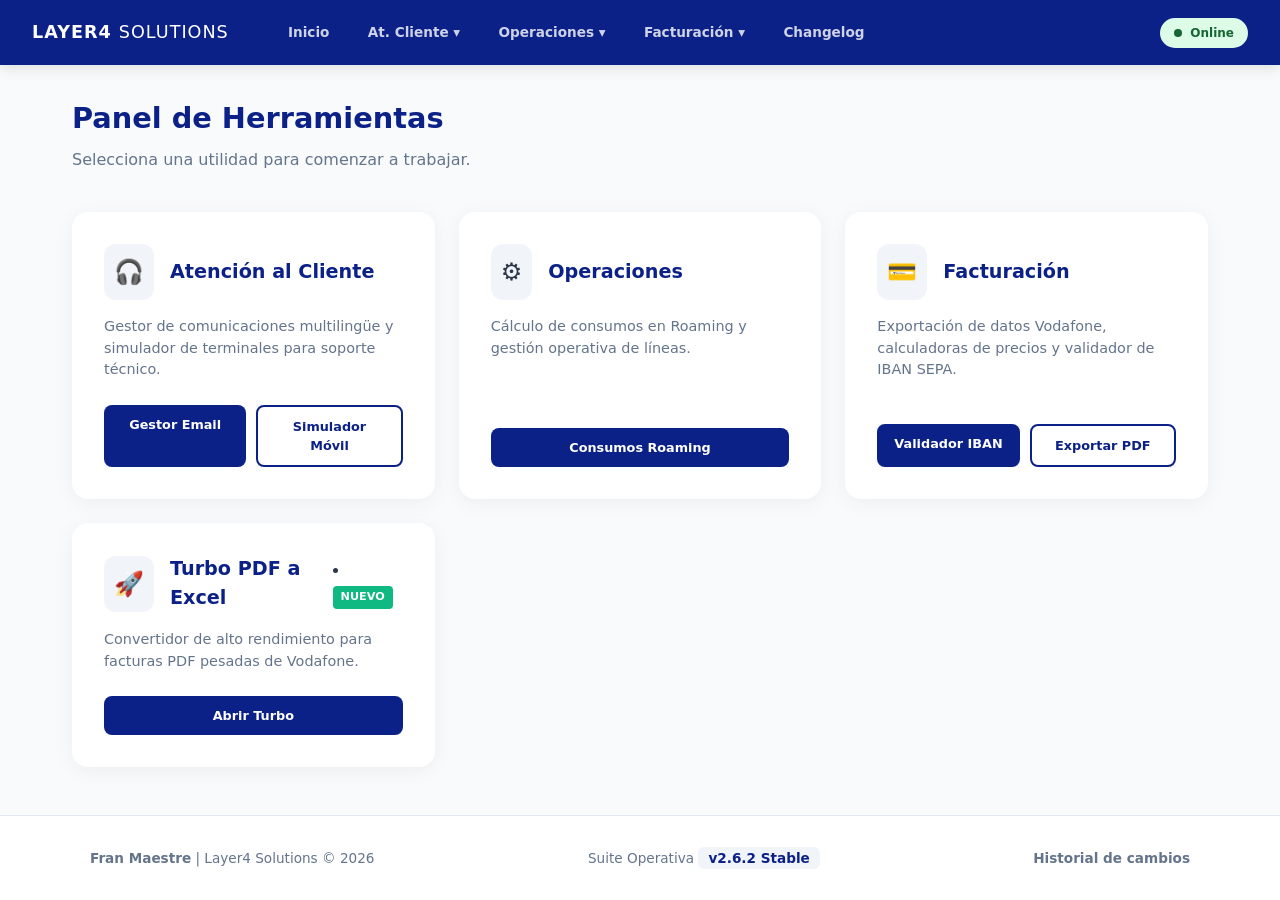
<file: index.html>
<!DOCTYPE html>
<html lang="es">
<head>
    <meta charset="UTF-8">
    <meta name="viewport" content="width=device-width, initial-scale=1.0">
    <title>Layer4 Solutions - Business Suite v2.5</title>
    <link rel="manifest" href="manifest.json">
    
    <link rel="stylesheet" href="style/style.css"> <link rel="stylesheet" href="style/index.css"> </head>
    <style>
        /* --- ESTILOS DE ETIQUETAS (CHANGELOG) --- */
        :root {
            --accent: #10b981;
            --accent-new: #10b981;
            --accent-fix: #f56565;
            --accent-upd: #4299e1
        }
        
        .badge {
            padding: 3px 8px;
            border-radius: 4px;
            color: white;
            font-size: 0.7rem;
            font-weight: 700;
            text-transform: uppercase;
            margin-right: 10px;
            display: inline-block;
        }
        
        .new { background-color: var(--accent-new); }
        .fix { background-color: var(--accent-fix); }
        .upd { background-color: var(--accent-upd); }
        
        /* También asegúrate de que el historial tenga este estilo para que no se vea pegado */
        .change-list {
            list-style: none;
            padding: 0;
        }
        
        .change-list li {
            margin-bottom: 12px;
            display: flex;
            align-items: center;
        }
    </style>
<body>

    <div id="nav-placeholder"></div>

    <main class="main-content">
        <header style="margin-bottom: 2.5rem;">
            <h1 style="font-size: 1.8rem; margin-bottom: 0.5rem; color: var(--primary);">Panel de Herramientas</h1>
            <p style="color: var(--secondary);">Selecciona una utilidad para comenzar a trabajar.</p>
        </header>

        <div class="tool-grid">
            <div class="card">
                <div class="card-header">
                    <span class="card-icon">🎧</span>
                    <h3>Atención al Cliente</h3>
                </div>
                <p>Gestor de comunicaciones multilingüe y simulador de terminales para soporte técnico.</p>
                <div class="btn-group">
                    <a href="atencion_cliente.html" class="btn">Gestor Email</a>
                    <a href="guias_terminales.html" class="btn btn-outline">Simulador Móvil</a>
                </div>
            </div>

            <div class="card">
                <div class="card-header">
                    <span class="card-icon">⚙️</span>
                    <h3>Operaciones</h3>
                </div>
                <p>Cálculo de consumos en Roaming y gestión operativa de líneas.</p>
                <div class="btn-group">
                    <a href="consumos_v3.html" class="btn">Consumos Roaming</a>
                </div>
            </div>

            <div class="card">
                <div class="card-header">
                    <span class="card-icon">💳</span>
                    <h3>Facturación</h3>
                </div>
                <p>Exportación de datos Vodafone, calculadoras de precios y validador de IBAN SEPA.</p>
                <div class="btn-group">
                    <a href="validador_iban.html" class="btn">Validador IBAN</a>
                    <a href="vozydatos_exp.html" class="btn btn-outline">Exportar PDF</a>
                </div>
            </div>

            <div class="card">
                <div class="card-header">
                    <span class="card-icon">🚀</span>
                    <h3>Turbo PDF a Excel</h3>
                    <li><span class="badge new">Nuevo</span>
                </div>
                <p>Convertidor de alto rendimiento para facturas PDF pesadas de Vodafone.</p>
                <div class="btn-group">
                    <a href="extractor_turbo_vodafone.html" class="btn">Abrir Turbo</a>
                </div>
            </div>
            <!--
            <div class="card">
                <div class="card-header">
                    <span class="card-icon">📋</span>
                    <h3>Historial</h3>
                </div>
                <p>Registro de actualizaciones, correcciones de errores y nuevas funcionalidades.</p>
                <div class="btn-group">
                    <a href="changelog.html" class="btn">Ver Changelog</a>
                </div>
            </div> -->
        </div>
    </main>

    <div id="footer-placeholder"></div>

    <div id="update-toast">
        <span>🚀 Actualización v2.5 disponible</span>
        <button onclick="actualizarApp()">Actualizar</button>
    </div>

    <script src="scripts/main.js" defer></script>
</body>
</html>
</file>
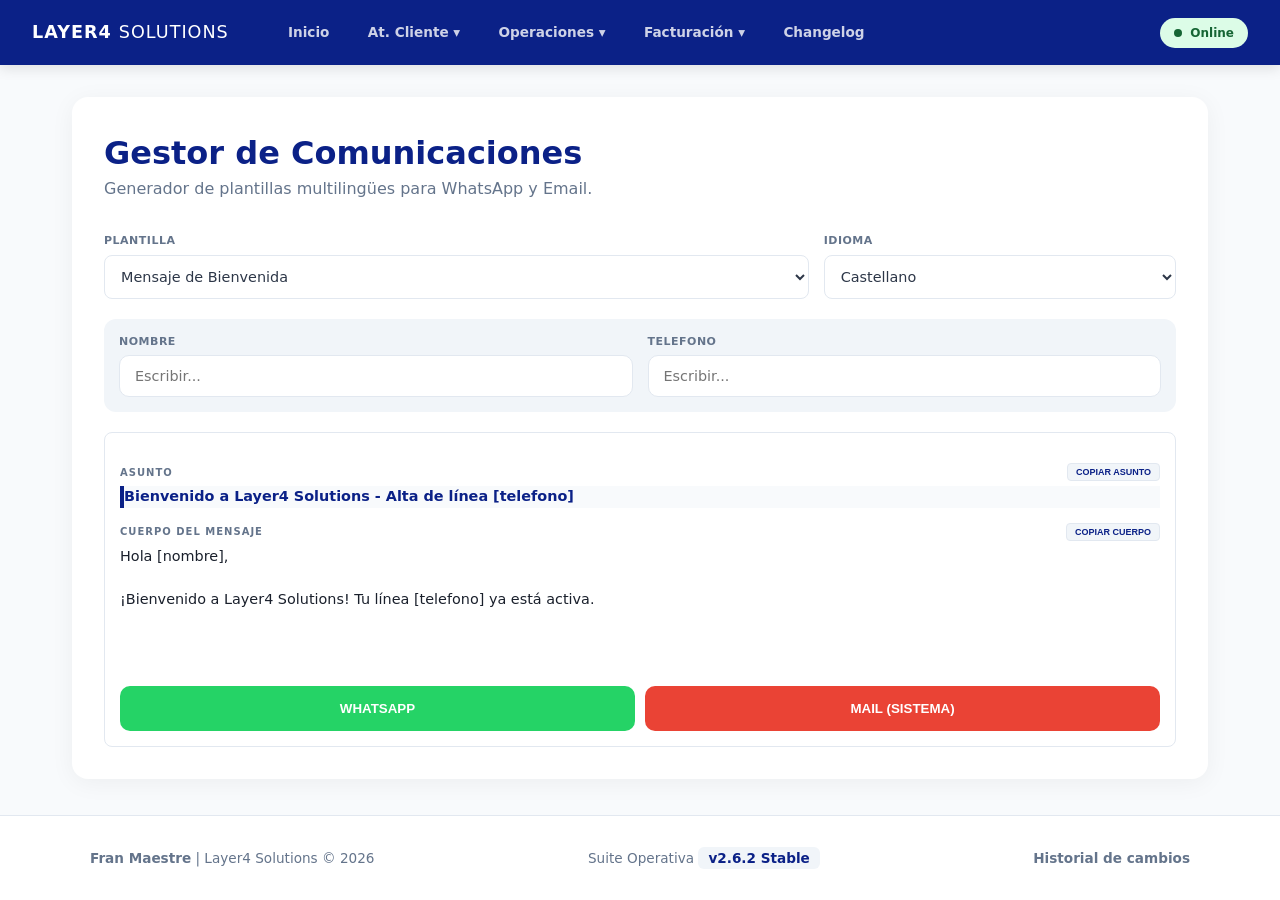
<file: atencion_cliente.html>
<!DOCTYPE html>
<html lang="es">
<head>
    <meta charset="UTF-8">
    <meta name="viewport" content="width=device-width, initial-scale=1.0">
    <title>At. Cliente - Layer4 Solutions v2.5</title>
    <link rel="manifest" href="manifest.json">
    
    <link rel="stylesheet" href="style/style.css"> <link rel="stylesheet" href="style/atencion_cliente.css"> </head>
<body>

    <div id="nav-placeholder"></div>

    <main class="main-content">
        <div class="card">
            <h1 style="color: var(--primary); margin-top: 0;">Gestor de Comunicaciones</h1>
            <p style="color: var(--secondary); margin-bottom: 2rem;">Generador de plantillas multilingües para WhatsApp y Email.</p>

            <div class="config-row">
                <div>
                    <label style="font-size: 11px; font-weight: 800; color: var(--secondary);">PLANTILLA</label>
                    <select id="tplSelect" onchange="renderForm()" style="width: 100%; padding: 12px; border-radius: 8px; border: 1px solid var(--border);">
                        <option value="bienvenida">Mensaje de Bienvenida</option>
                        <option value="apn">Configuración de Internet (APN)</option>
                        <option value="incidencianueva">Nueva Incidencia</option>
                    </select>
                </div>
                <div>
                    <label style="font-size: 11px; font-weight: 800; color: var(--secondary);">IDIOMA</label>
                    <select id="langSelect" onchange="updatePreview()" style="width: 100%; padding: 12px; border-radius: 8px; border: 1px solid var(--border);">
                        <option value="es">Castellano</option>
                        <option value="en">English</option>
                        <option value="fr">Français</option>
                        <option value="de">Deutsch</option>
                        <option value="it">Italiano</option>
                        <option value="pt">Português</option>
                        <option value="ca">Català</option>
                    </select>
                </div>
            </div>

            <div id="dynamic-vars" class="vars-grid"></div>

            <div class="preview-box">
                <div class="preview-header">
                    <span class="label-mini">ASUNTO</span>
                    <button class="btn-copy-tiny" onclick="copyField('preview-subject')">COPIAR ASUNTO</button>
                </div>
                <div id="preview-subject" class="subject-box" title="Clic para copiar"></div>

                <div class="preview-header">
                    <span class="label-mini">CUERPO DEL MENSAJE</span>
                    <button class="btn-copy-tiny" onclick="copyField('preview-body')">COPIAR CUERPO</button>
                </div>
                <div id="preview-body" class="body-box" title="Clic para copiar"></div>

                <div class="actions-grid">
                    <button class="btn-large btn-wa" onclick="sendWA()">WHATSAPP</button>
                    <button class="btn-large btn-mail" onclick="sendMail()">MAIL (SISTEMA)</button>
        <!--            <button class="btn-large btn-o365" onclick="sendOutlookApp()">OUTLOOK APP</button> -->
                </div>
            </div>
        </div>
    </main>

    <div id="footer-placeholder"></div>

    <div id="update-toast">
        <span>🚀 Nueva versión v2.5 disponible</span>
        <button onclick="actualizarApp()">Actualizar</button>
    </div>

    <script src="scripts/main.js" defer></script> <script src="scripts/atencion_cliente.js" defer></script> </body>
</html>
</file>
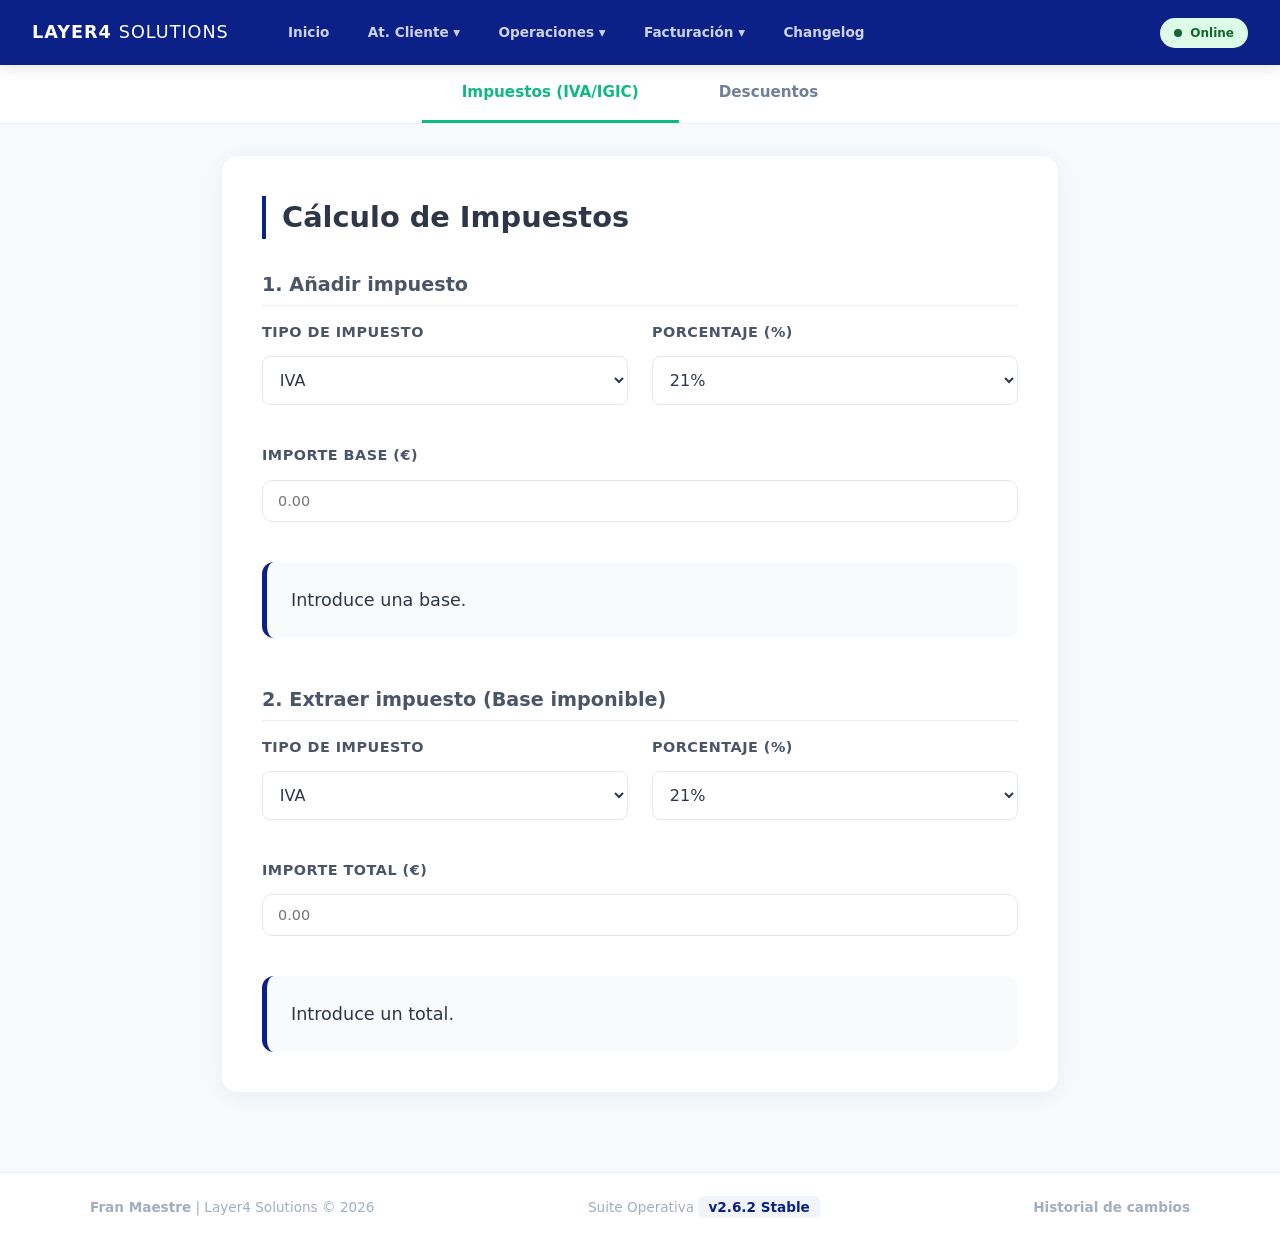
<file: calculadoras.html>
<!DOCTYPE html>
<html lang="es">
<head>
    <meta charset="UTF-8">
    <meta name="viewport" content="width=device-width, initial-scale=1.0">
    <title>Layer4 Solutions - Calculadoras</title>
    <link rel="manifest" href="manifest.json">
    
    <link rel="stylesheet" href="style/style.css">
    <style>
        :root {
            --primary: #0b2187;
            --secondary: #4a5568;
            --bg: #f7fafc;
            --card-bg: #ffffff;
            --text: #2d3748;
            --imp-color: #10b981; /* Verde para Impuestos */
            --dto-color: #f59e0b; /* Ámbar para Descuentos */
        }

        body {
            font-family: 'Segoe UI', system-ui, -apple-system, sans-serif;
            background: var(--bg);
            margin: 0;
            display: flex;
            flex-direction: column;
            min-height: 100vh;
            color: var(--text);
        }

        /* --- Tabs --- */
        .tabs-container {
            background: white;
            display: flex;
            justify-content: center;
            border-bottom: 1px solid #edf2f7;
        }

        .tab-item {
            padding: 1rem 2.5rem;
            cursor: pointer;
            font-weight: 700;
            font-size: 0.95rem;
            color: #718096;
            border-bottom: 3px solid transparent;
            transition: 0.3s;
        }

        .tab-item.active-imp { color: var(--imp-color); border-bottom-color: var(--imp-color); }
        .tab-item.active-dto { color: var(--dto-color); border-bottom-color: var(--dto-color); }

        /* --- Contenido --- */
        .main-content {
            flex: 1;
            padding: 2rem;
            max-width: 900px;
            margin: 0 auto;
            width: 100%;
            box-sizing: border-box;
        }

        .card {
            background: var(--card-bg);
            padding: 2.5rem;
            border-radius: 16px;
            box-shadow: 0 4px 25px rgba(0,0,0,0.05);
        }

        h1 { margin-top: 0; font-size: 1.8rem; border-left: 4px solid var(--primary); padding-left: 1rem; margin-bottom: 1.5rem; }
        h2 { font-size: 1.2rem; color: var(--secondary); margin-top: 2rem; border-bottom: 1px solid #eee; padding-bottom: 5px; }

        .tab-panel { display: none; animation: fadeIn 0.4s; }
        .tab-panel.active { display: block; }
        @keyframes fadeIn { from { opacity: 0; } to { opacity: 1; } }

        /* --- Estilos de Formularios --- */
        .grid-form {
            display: grid;
            grid-template-columns: 1fr 1fr;
            gap: 1.5rem;
            margin-top: 1rem;
        }

        .field { display: flex; flex-direction: column; gap: 0.5rem; margin-bottom: 1rem; }
        label { font-weight: 600; font-size: 0.9rem; color: var(--secondary); }
        
        select, input {
            padding: 0.8rem;
            border: 1px solid #e2e8f0;
            border-radius: 8px;
            font-size: 1rem;
            outline: none;
            transition: 0.2s;
        }

        input:focus, select:focus { border-color: var(--primary); box-shadow: 0 0 0 3px rgba(11,33,135,0.1); }

        .result-box {
            margin-top: 1.5rem;
            padding: 1.5rem;
            background: #f8fafc;
            border-radius: 12px;
            border-left: 5px solid var(--primary);
            font-size: 1.1rem;
            line-height: 1.6;
        }

        button {
            padding: 1rem;
            border: none;
            border-radius: 8px;
            font-weight: 700;
            cursor: pointer;
            transition: 0.3s;
            width: 100%;
            margin-top: 1rem;
        }

        .btn-reset { background: #edf2f7; color: var(--secondary); }
        .btn-reset:hover { background: #e2e8f0; }

        footer {
            background: #ffffff;
            padding: 1.5rem;
            text-align: center;
            border-top: 1px solid #edf2f7;
            font-size: 0.85rem;
            color: #a0aec0;
            margin-top: 3rem;
        }
    </style>
</head>
<body>

    <div id="nav-placeholder"></div>

    <div class="tabs-container">
        <div class="tab-item active-imp" onclick="showTab('imp')" id="tabImp">Impuestos (IVA/IGIC)</div>
        <div class="tab-item" onclick="showTab('dto')" id="tabDto">Descuentos</div>
    </div>

    <div class="main-content">
        <div id="panel-imp" class="tab-panel active">
            <div class="card">
                <h1>Cálculo de Impuestos</h1>
                
                <h2>1. Añadir impuesto</h2>
                <div class="grid-form">
                    <div class="field">
                        <label>Tipo de impuesto</label>
                        <select id="tipo1" onchange="cargarPorcentajes('tipo1','porcentaje1')"></select>
                    </div>
                    <div class="field">
                        <label>Porcentaje (%)</label>
                        <select id="porcentaje1"></select>
                    </div>
                    <div class="field" style="grid-column: span 2;">
                        <label>Importe Base (€)</label>
                        <input type="number" id="base1" placeholder="0.00" step="0.01">
                    </div>
                </div>
                <div id="resultado1" class="result-box">Introduce una base para calcular.</div>

                <h2 style="margin-top: 3rem;">2. Extraer impuesto (Base imponible)</h2>
                <div class="grid-form">
                    <div class="field">
                        <label>Tipo de impuesto</label>
                        <select id="tipo2" onchange="cargarPorcentajes('tipo2','porcentaje2')"></select>
                    </div>
                    <div class="field">
                        <label>Porcentaje (%)</label>
                        <select id="porcentaje2"></select>
                    </div>
                    <div class="field" style="grid-column: span 2;">
                        <label>Importe Total (€)</label>
                        <input type="number" id="total2" placeholder="0.00" step="0.01">
                    </div>
                </div>
                <div id="resultado2" class="result-box">Introduce un total para extraer la base.</div>
            </div>
        </div>

        <div id="panel-dto" class="tab-panel">
            <div class="card">
                <h1>Calculadora de Descuentos</h1>
                
                <div class="field">
                    <label>¿Qué deseas calcular?</label>
                    <select id="tipo" onchange="mostrarCampos()">
                        <option value="descuento">Calcular el % de descuento aplicado</option>
                        <option value="final">Calcular la cantidad final tras descuento</option>
                        <option value="original">Calcular la cantidad original (antes del dto)</option>
                    </select>
                </div>

                <div class="grid-form">
                    <div id="campoOriginal" class="field">
                        <label>Cantidad Original (€)</label>
                        <input type="number" id="original" placeholder="0.00" oninput="calcular()">
                    </div>
                    <div id="campoFinal" class="field">
                        <label>Cantidad Final (€)</label>
                        <input type="number" id="final" placeholder="0.00" oninput="calcular()">
                    </div>
                    <div id="campoDescuento" class="field" style="display:none;">
                        <label>Descuento (%)</label>
                        <input type="number" id="descuento" placeholder="0" oninput="calcular()">
                    </div>
                </div>

                <div id="resultado" class="result-box" style="font-weight: 800; text-align: center; color: var(--primary);">
                    Introduce los valores...
                </div>

                <button class="btn-reset" id="btnReset" onclick="resetear()">Limpiar campos</button>
            </div>
        </div>
    </div>

    <div id="footer-placeholder"></div>

    <div id="update-toast">
        <span>🚀 Nueva versión v2.5 disponible</span>
        <button onclick="actualizarApp()" style="background:var(--accent); color:white; border:none; padding:5px 15px; border-radius:5px; cursor:pointer; font-weight:bold">Actualizar</button>
    </div>

    <script src="scripts/main.js" defer></script>

    <script>
        // --- LÓGICA DE NAVEGACIÓN ---
        function showTab(tab) {
            document.querySelectorAll('.tab-panel').forEach(p => p.classList.remove('active'));
            document.getElementById('tabImp').className = 'tab-item';
            document.getElementById('tabDto').className = 'tab-item';

            if (tab === 'imp') {
                document.getElementById('panel-imp').classList.add('active');
                document.getElementById('tabImp').classList.add('active-imp');
            } else {
                document.getElementById('panel-dto').classList.add('active');
                document.getElementById('tabDto').classList.add('active-dto');
            }
        }

        // --- LÓGICA DE IMPUESTOS (Tu código original) ---
        const tiposImpuestos = {
            "IVA": [21, 10, 4],
            "IGIC": [7, 3, 0, 9.5, 15],
            "IPSI": [4, 1, 0.5, 8, 10]
        };

        const formatoEuro = new Intl.NumberFormat('es-ES', { style: 'currency', currency: 'EUR' });

        function cargarPorcentajes(idTipo, idPorcentaje) {
            const tipo = document.getElementById(idTipo);
            const porcentaje = document.getElementById(idPorcentaje);
            const tipoSeleccionado = tipo.value;
            porcentaje.innerHTML = "";
            tiposImpuestos[tipoSeleccionado].forEach(p => {
                const option = document.createElement("option");
                option.value = p;
                option.text = p + "%";
                porcentaje.add(option);
            });
            actualizarCalculo();
        }

        function cargarTipos() {
            const selects = ['tipo1', 'tipo2'];
            selects.forEach(id => {
                const select = document.getElementById(id);
                for (let tipo in tiposImpuestos) {
                    const option = document.createElement("option");
                    option.value = tipo;
                    option.text = tipo;
                    select.add(option);
                }
            });
        }

        function calcularAñadir() {
            const base = parseFloat(document.getElementById("base1").value);
            const porcentaje = parseFloat(document.getElementById("porcentaje1").value);
            if (isNaN(base)) { document.getElementById("resultado1").innerHTML = "Introduce una base."; return; }
            const impuesto = base * (porcentaje / 100);
            const total = base + impuesto;
            document.getElementById("resultado1").innerHTML = 
                `<strong>Impuesto:</strong> ${formatoEuro.format(impuesto)}<br><strong>Total con impuesto:</strong> ${formatoEuro.format(total)}`;
        }

        function calcularExtraer() {
            const total = parseFloat(document.getElementById("total2").value);
            const porcentaje = parseFloat(document.getElementById("porcentaje2").value);
            if (isNaN(total)) { document.getElementById("resultado2").innerHTML = "Introduce un total."; return; }
            const base = total / (1 + porcentaje / 100);
            const impuesto = total - base;
            document.getElementById("resultado2").innerHTML = 
                `<strong>Base imponible:</strong> ${formatoEuro.format(base)}<br><strong>Impuesto:</strong> ${formatoEuro.format(impuesto)}`;
        }

        function actualizarCalculo() { calcularAñadir(); calcularExtraer(); }

        // --- LÓGICA DE DESCUENTOS (Tu código original) ---
        const tipo = document.getElementById('tipo');
        const original = document.getElementById('original');
        const final = document.getElementById('final');
        const descuento = document.getElementById('descuento');
        const resultado = document.getElementById('resultado');

        function mostrarCampos() {
            const v = tipo.value;
            document.getElementById('campoOriginal').style.display = (v === 'original') ? 'none' : 'flex';
            document.getElementById('campoFinal').style.display = (v === 'final') ? 'none' : 'flex';
            document.getElementById('campoDescuento').style.display = (v === 'descuento') ? 'none' : 'flex';
            resultado.innerText = 'Esperando valores...';
            resetear();
        }

        function calcular() {
            const o = parseFloat(original.value);
            const f = parseFloat(final.value);
            const d = parseFloat(descuento.value);
            let texto = '';

            if (tipo.value === 'descuento') {
                if (o > 0 && f >= 0) {
                    const res = ((o - f) / o) * 100;
                    texto = `Descuento aplicado: ${res.toFixed(2)} %`;
                }
            } else if (tipo.value === 'final') {
                if (o > 0 && !isNaN(d)) {
                    const res = o * (1 - d / 100);
                    texto = `Cantidad final: ${res.toFixed(2)} €`;
                }
            } else if (tipo.value === 'original') {
                if (f >= 0 && !isNaN(d) && d < 100) {
                    const res = f / (1 - d / 100);
                    texto = `Cantidad original: ${res.toFixed(2)} €`;
                }
            }
            if(texto) resultado.innerText = texto;
        }

        function resetear() {
            original.value = '';
            final.value = '';
            descuento.value = '';
            if (tipo.value !== 'descuento') resultado.innerText = '';
        }

        // --- INICIALIZACIÓN ---
        window.onload = function() {
            // Impuestos
            cargarTipos();
            cargarPorcentajes('tipo1','porcentaje1');
            cargarPorcentajes('tipo2','porcentaje2');
            
            document.getElementById("base1").addEventListener("input", calcularAñadir);
            document.getElementById("total2").addEventListener("input", calcularExtraer);
            document.getElementById("porcentaje1").addEventListener("change", calcularAñadir);
            document.getElementById("porcentaje2").addEventListener("change", calcularExtraer);
        };
    </script>
</body>
</html>
</file>
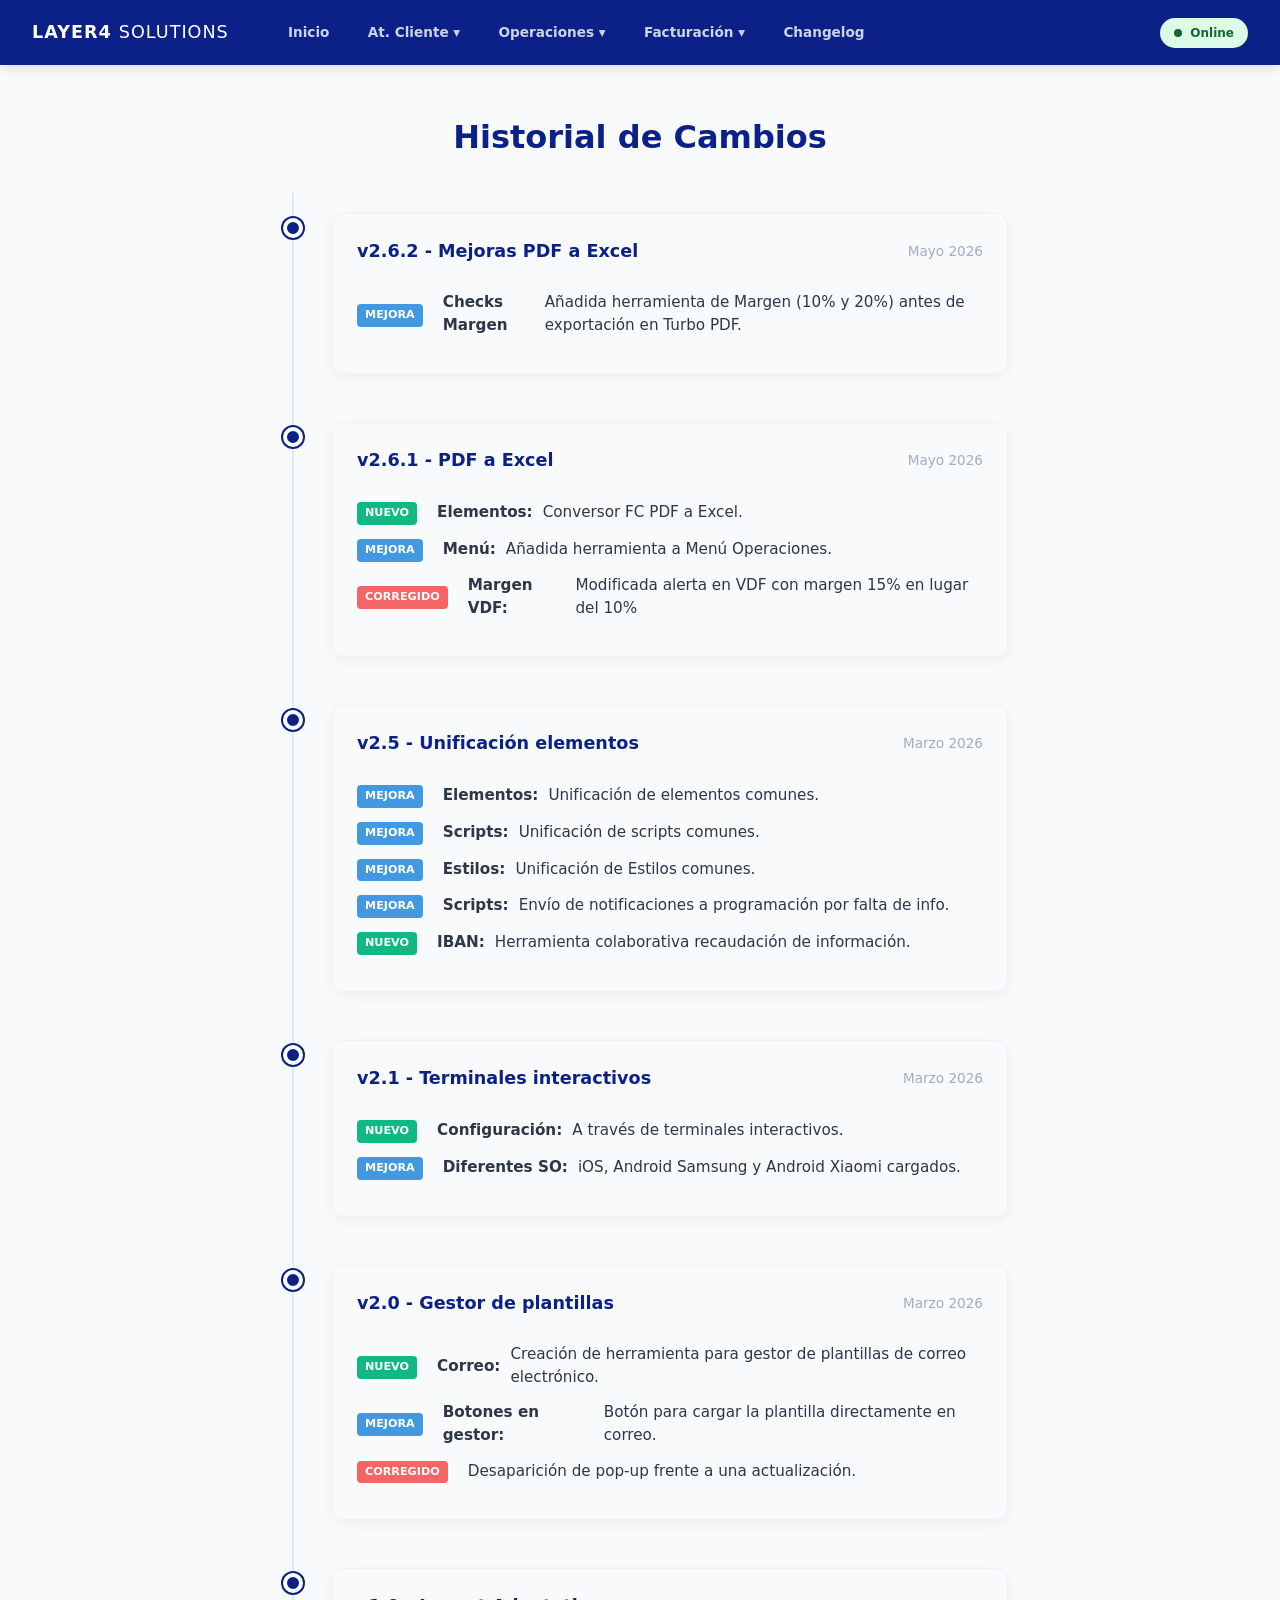
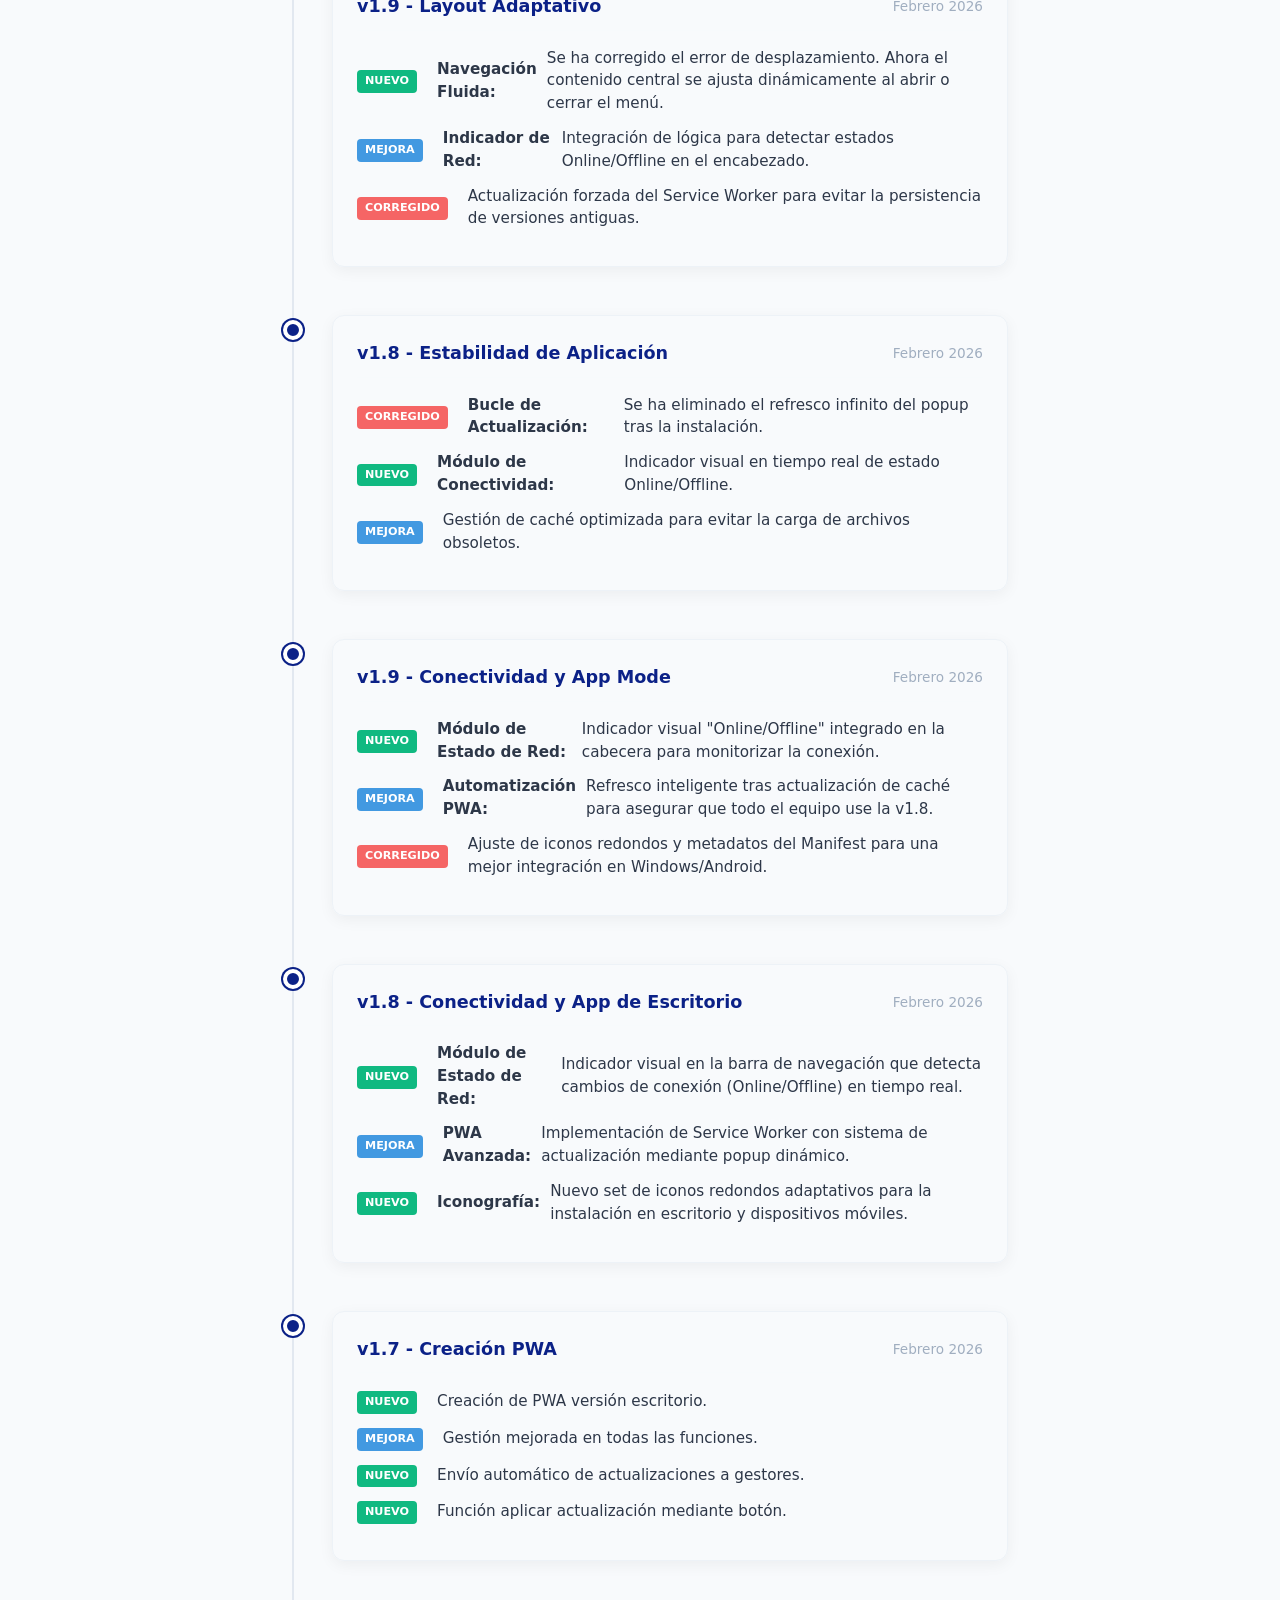
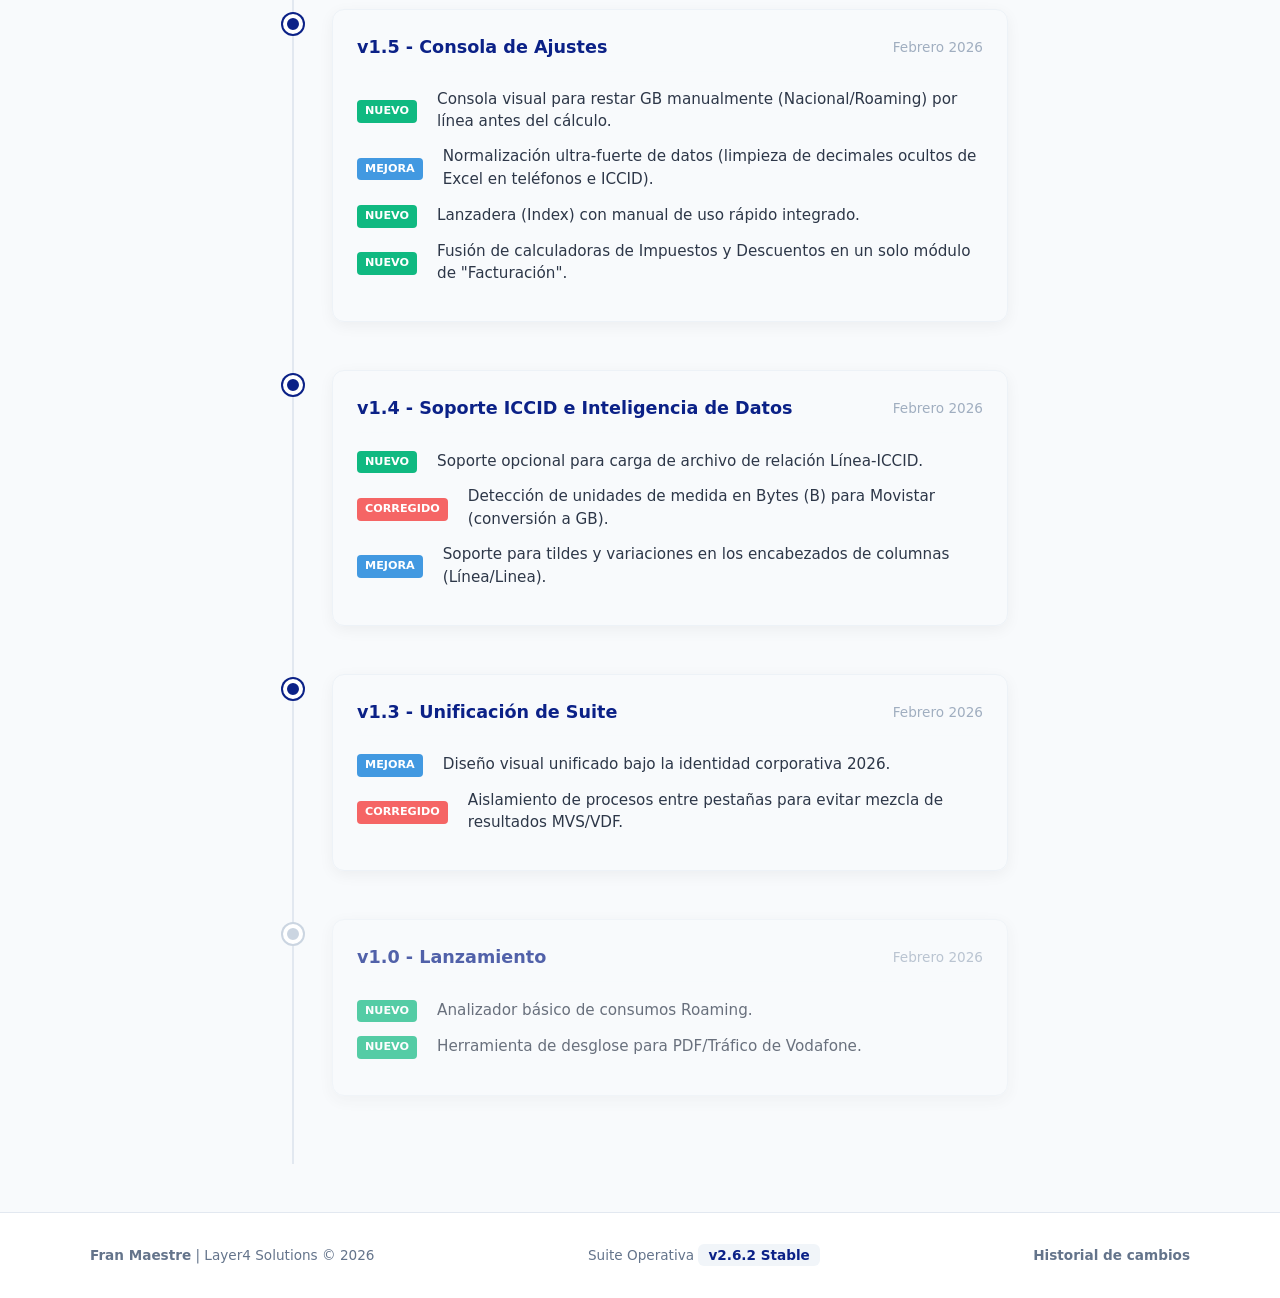
<file: changelog.html>
<!DOCTYPE html>
<html lang="es">
<head>
    <meta charset="UTF-8">
    <meta name="viewport" content="width=device-width, initial-scale=1.0">
    <title>Changelog - Layer4 Solutions v2.5</title>
    <link rel="manifest" href="manifest.json">
    <link rel="stylesheet" href="style/style.css">
    <style>
        :root {
            --primary: #0b2187;
            --primary-light: #1e3a8a;
            --bg: #f8fafc;
            --text-dark: #2d3748;
            --accent: #10b981;
            --accent-new: #10b981;
            --accent-fix: #f56565;
            --accent-upd: #4299e1;
            --white: #ffffff;
        }
        
        body {
            font-family: 'Segoe UI', system-ui, sans-serif;
            margin: 0;
            background: var(--bg);
            display: flex;
            flex-direction: column;
            min-height: 100vh;
        }
        
        /* --- Contenido --- */
        .main-content {
            flex: 1;
            padding: 3rem 2rem;
            max-width: 800px;
            margin: 0 auto;
            width: 100%;
            box-sizing: border-box;
        }

        h1 { font-size: 2rem; color: var(--primary); margin-bottom: 2rem; text-align: center; }

        /* --- Timeline --- */
        .timeline {
            position: relative;
            padding: 20px 0;
        }

        .timeline::before {
            content: '';
            position: absolute;
            left: 20px;
            top: 0;
            bottom: 0;
            width: 2px;
            background: #e2e8f0;
        }

        .change-entry {
            position: relative;
            padding-left: 60px;
            margin-bottom: 3rem;
        }

        .version-dot {
            position: absolute;
            left: 11px;
            top: 5px;
            width: 20px;
            height: 20px;
            background: var(--primary);
            border: 4px solid white;
            border-radius: 50%;
            box-shadow: 0 0 0 2px var(--primary);
        }

        .change-card {
            background: var(--card-bg);
            padding: 1.5rem;
            border-radius: 12px;
            box-shadow: 0 4px 15px rgba(0,0,0,0.05);
            border: 1px solid #edf2f7;
        }

        .change-header {
            display: flex;
            justify-content: space-between;
            align-items: center;
            margin-bottom: 1rem;
            border-bottom: 1px solid #f7fafc;
            padding-bottom: 10px;
        }

        .version-tag { font-weight: 800; font-size: 1.1rem; color: var(--primary); }
        .date-tag { font-size: 0.85rem; color: #a0aec0; }

        .change-list { list-style: none; padding: 0; margin: 0; }
        .change-list li {
            margin-bottom: 12px;
            display: flex;
            align-items: flex-start;
            gap: 10px;
            font-size: 0.95rem;
        }

        .badge {
            font-size: 0.7rem;
            font-weight: 800;
            padding: 3px 8px;
            border-radius: 4px;
            text-transform: uppercase;
            color: white;
            flex-shrink: 0;
            margin-top: 2px;
        }

        .new { background: var(--accent-new); }
        .fix { background: var(--accent-fix); }
        .upd { background: var(--accent-upd); }


        /* --- ESTILOS DE ETIQUETAS (CHANGELOG) --- */
        .badge {
            padding: 3px 8px;
            border-radius: 4px;
            color: white;
            font-size: 0.7rem;
            font-weight: 700;
            text-transform: uppercase;
            margin-right: 10px;
            display: inline-block;
        }
        
        .new { background-color: var(--accent-new); }
        .fix { background-color: var(--accent-fix); }
        .upd { background-color: var(--accent-upd); }
        
        /* También asegúrate de que el historial tenga este estilo para que no se vea pegado */
        .change-list {
            list-style: none;
            padding: 0;
        }
        
        .change-list li {
            margin-bottom: 12px;
            display: flex;
            align-items: center;
        }
    </style>
</head>
<body>

    <div id="nav-placeholder"></div>

    <div class="main-content">
        <h1>Historial de Cambios</h1>

        <div class="timeline">

            <div class="change-entry">
                <div class="version-dot"></div>
                <div class="change-card">
                    <div class="change-header">
                        <span class="version-tag">v2.6.2 - Mejoras PDF a Excel</span>
                        <span class="date-tag">Mayo 2026</span>
                    </div>
                    <ul class="change-list">
                        <li><span class="badge upd">Mejora</span> <b>Checks Margen</b> Añadida herramienta de Margen (10% y 20%) antes de exportación en Turbo PDF.</li>
                    
                    </ul>
                </div>
            </div>

            <div class="change-entry">
                <div class="version-dot"></div>
                <div class="change-card">
                    <div class="change-header">
                        <span class="version-tag">v2.6.1 - PDF a Excel</span>
                        <span class="date-tag">Mayo 2026</span>
                    </div>
                    <ul class="change-list">
                        <li><span class="badge new">Nuevo</span> <b>Elementos:</b> Conversor FC PDF a Excel.</li>
                        <li><span class="badge upd">Mejora</span> <b>Menú:</b> Añadida herramienta a Menú Operaciones.</li>
                        <li><span class="badge fix">Corregido</span> <b>Margen VDF:</b> Modificada alerta en VDF con margen 15% en lugar del 10%</li>
                    
                    </ul>
                </div>
            </div>

            <div class="change-entry">
                <div class="version-dot"></div>
                <div class="change-card">
                    <div class="change-header">
                        <span class="version-tag">v2.5 - Unificación elementos</span>
                        <span class="date-tag">Marzo 2026</span>
                    </div>
                    <ul class="change-list">
                        <li><span class="badge upd">Mejora</span> <b>Elementos:</b> Unificación de elementos comunes.</li>
                        <li><span class="badge upd">Mejora</span> <b>Scripts:</b> Unificación de scripts comunes.</li>
                        <li><span class="badge upd">Mejora</span> <b>Estilos:</b> Unificación de Estilos comunes.</li>
                        <li><span class="badge upd">Mejora</span> <b>Scripts:</b> Envío de notificaciones a programación por falta de info.</li>
                        <li><span class="badge new">Nuevo</span> <b>IBAN:</b> Herramienta colaborativa recaudación de información.</li>
                    </ul>
                </div>
            </div>

            <div class="change-entry">
                <div class="version-dot"></div>
                <div class="change-card">
                    <div class="change-header">
                        <span class="version-tag">v2.1 - Terminales interactivos</span>
                        <span class="date-tag">Marzo 2026</span>
                    </div>
                    <ul class="change-list">
                        <li><span class="badge new">Nuevo</span> <b>Configuración:</b> A través de terminales interactivos.</li>
                        <li><span class="badge upd">Mejora</span> <b>Diferentes SO:</b> iOS, Android Samsung y Android Xiaomi cargados.</li>
                    </ul>
                </div>
            </div>

            <div class="change-entry">
                <div class="version-dot"></div>
                <div class="change-card">
                    <div class="change-header">
                        <span class="version-tag">v2.0 - Gestor de plantillas</span>
                        <span class="date-tag">Marzo 2026</span>
                    </div>
                    <ul class="change-list">
                        <li><span class="badge new">Nuevo</span> <b>Correo:</b> Creación de herramienta para gestor de plantillas de correo electrónico.</li>
                        <li><span class="badge upd">Mejora</span> <b>Botones en gestor:</b> Botón para cargar la plantilla directamente en correo.</li>
                        <li><span class="badge fix">Corregido</span> Desaparición de pop-up frente a una actualización.</li>
                    </ul>
                </div>
            </div>

            <div class="change-entry">
                <div class="version-dot"></div>
                <div class="change-card">
                    <div class="change-header">
                        <span class="version-tag">v1.9 - Layout Adaptativo</span>
                        <span class="date-tag">Febrero 2026</span>
                    </div>
                    <ul class="change-list">
                        <li><span class="badge new">Nuevo</span> <b>Navegación Fluida:</b> Se ha corregido el error de desplazamiento. Ahora el contenido central se ajusta dinámicamente al abrir o cerrar el menú.</li>
                        <li><span class="badge upd">Mejora</span> <b>Indicador de Red:</b> Integración de lógica para detectar estados Online/Offline en el encabezado.</li>
                        <li><span class="badge fix">Corregido</span> Actualización forzada del Service Worker para evitar la persistencia de versiones antiguas.</li>
                    </ul>
                </div>
            </div>

            <div class="change-entry">
                <div class="version-dot"></div>
                <div class="change-card">
                    <div class="change-header">
                        <span class="version-tag">v1.8 - Estabilidad de Aplicación</span>
                        <span class="date-tag">Febrero 2026</span>
                    </div>
                    <ul class="change-list">
                        <li><span class="badge fix">Corregido</span> <b>Bucle de Actualización:</b> Se ha eliminado el refresco infinito del popup tras la instalación.</li>
                        <li><span class="badge new">Nuevo</span> <b>Módulo de Conectividad:</b> Indicador visual en tiempo real de estado Online/Offline.</li>
                        <li><span class="badge upd">Mejora</span> Gestión de caché optimizada para evitar la carga de archivos obsoletos.</li>
                    </ul>
                </div>
            </div>

            <div class="change-entry">
                <div class="version-dot"></div>
                <div class="change-card">
                    <div class="change-header">
                        <span class="version-tag">v1.9 - Conectividad y App Mode</span>
                        <span class="date-tag">Febrero 2026</span>
                    </div>
                    <ul class="change-list">
                        <li><span class="badge new">Nuevo</span> <b>Módulo de Estado de Red:</b> Indicador visual "Online/Offline" integrado en la cabecera para monitorizar la conexión.</li>
                        <li><span class="badge upd">Mejora</span> <b>Automatización PWA:</b> Refresco inteligente tras actualización de caché para asegurar que todo el equipo use la v1.8.</li>
                        <li><span class="badge fix">Corregido</span> Ajuste de iconos redondos y metadatos del Manifest para una mejor integración en Windows/Android.</li>
                    </ul>
                </div>
            </div>

            <div class="change-entry">
                <div class="version-dot"></div>
                <div class="change-card">
                    <div class="change-header">
                        <span class="version-tag">v1.8 - Conectividad y App de Escritorio</span>
                        <span class="date-tag">Febrero 2026</span>
                    </div>
                    <ul class="change-list">
                        <li><span class="badge new">Nuevo</span> <b>Módulo de Estado de Red:</b> Indicador visual en la barra de navegación que detecta cambios de conexión (Online/Offline) en tiempo real.</li>
                        <li><span class="badge upd">Mejora</span> <b>PWA Avanzada:</b> Implementación de Service Worker con sistema de actualización mediante popup dinámico.</li>
                        <li><span class="badge new">Nuevo</span> <b>Iconografía:</b> Nuevo set de iconos redondos adaptativos para la instalación en escritorio y dispositivos móviles.</li>
                    </ul>
                </div>
            </div>

            <div class="change-entry">
                <div class="version-dot"></div>
                <div class="change-card">
                    <div class="change-header">
                        <span class="version-tag">v1.7 - Creación PWA</span>
                        <span class="date-tag">Febrero 2026</span>
                    </div>
                    <ul class="change-list">
                        <li><span class="badge new">Nuevo</span> Creación de PWA versión escritorio.</li>
                        <li><span class="badge upd">Mejora</span> Gestión mejorada en todas las funciones.</li>
                        <li><span class="badge new">Nuevo</span> Envío automático de actualizaciones a gestores.</li>
                        <li><span class="badge new">Nuevo</span> Función aplicar actualización mediante botón.</li>
                    </ul>
                </div>
            </div>

            <div class="change-entry">
                <div class="version-dot"></div>
                <div class="change-card">
                    <div class="change-header">
                        <span class="version-tag">v1.5 - Consola de Ajustes</span>
                        <span class="date-tag">Febrero 2026</span>
                    </div>
                    <ul class="change-list">
                        <li><span class="badge new">Nuevo</span> Consola visual para restar GB manualmente (Nacional/Roaming) por línea antes del cálculo.</li>
                        <li><span class="badge upd">Mejora</span> Normalización ultra-fuerte de datos (limpieza de decimales ocultos de Excel en teléfonos e ICCID).</li>
                        <li><span class="badge new">Nuevo</span> Lanzadera (Index) con manual de uso rápido integrado.</li>
                        <li><span class="badge new">Nuevo</span> Fusión de calculadoras de Impuestos y Descuentos en un solo módulo de "Facturación".</li>
                    </ul>
                </div>
            </div>

            <div class="change-entry">
                <div class="version-dot"></div>
                <div class="change-card">
                    <div class="change-header">
                        <span class="version-tag">v1.4 - Soporte ICCID e Inteligencia de Datos</span>
                        <span class="date-tag">Febrero 2026</span>
                    </div>
                    <ul class="change-list">
                        <li><span class="badge new">Nuevo</span> Soporte opcional para carga de archivo de relación Línea-ICCID.</li>
                        <li><span class="badge fix">Corregido</span> Detección de unidades de medida en Bytes (B) para Movistar (conversión a GB).</li>
                        <li><span class="badge upd">Mejora</span> Soporte para tildes y variaciones en los encabezados de columnas (Línea/Linea).</li>
                    </ul>
                </div>
            </div>

            <div class="change-entry">
                <div class="version-dot"></div>
                <div class="change-card">
                    <div class="change-header">
                        <span class="version-tag">v1.3 - Unificación de Suite</span>
                        <span class="date-tag">Febrero 2026</span>
                    </div>
                    <ul class="change-list">
                        <li><span class="badge upd">Mejora</span> Diseño visual unificado bajo la identidad corporativa 2026.</li>
                        <li><span class="badge fix">Corregido</span> Aislamiento de procesos entre pestañas para evitar mezcla de resultados MVS/VDF.</li>
                    </ul>
                </div>
            </div>

            <div class="change-entry">
                <div class="version-dot" style="background: #cbd5e1; box-shadow: 0 0 0 2px #cbd5e1;"></div>
                <div class="change-card" style="opacity: 0.7;">
                    <div class="change-header">
                        <span class="version-tag">v1.0 - Lanzamiento</span>
                        <span class="date-tag">Febrero 2026</span>
                    </div>
                    <ul class="change-list">
                        <li><span class="badge new">Nuevo</span> Analizador básico de consumos Roaming.</li>
                        <li><span class="badge new">Nuevo</span> Herramienta de desglose para PDF/Tráfico de Vodafone.</li>
                    </ul>
                </div>
            </div>

        </div>
    </div>

    <div id="update-toast" style="display: none; position: fixed; bottom: 20px; right: 20px; background: #2d3748; color: white; padding: 1rem; border-radius: 12px; align-items: center; gap: 15px; z-index: 10000; box-shadow: 0 10px 30px rgba(0,0,0,0.3);">
        <span>🚀 Nueva versión disponible</span>
        <button onclick="actualizarApp()" style="background:var(--accent); border:none; color:white; padding:8px 15px; border-radius:6px; cursor:pointer; font-weight:bold;">Actualizar</button>
    </div>

    <div id="footer-placeholder"></div>

    <script src="scripts/main.js" defer></script>

</body>

</html>
</file>
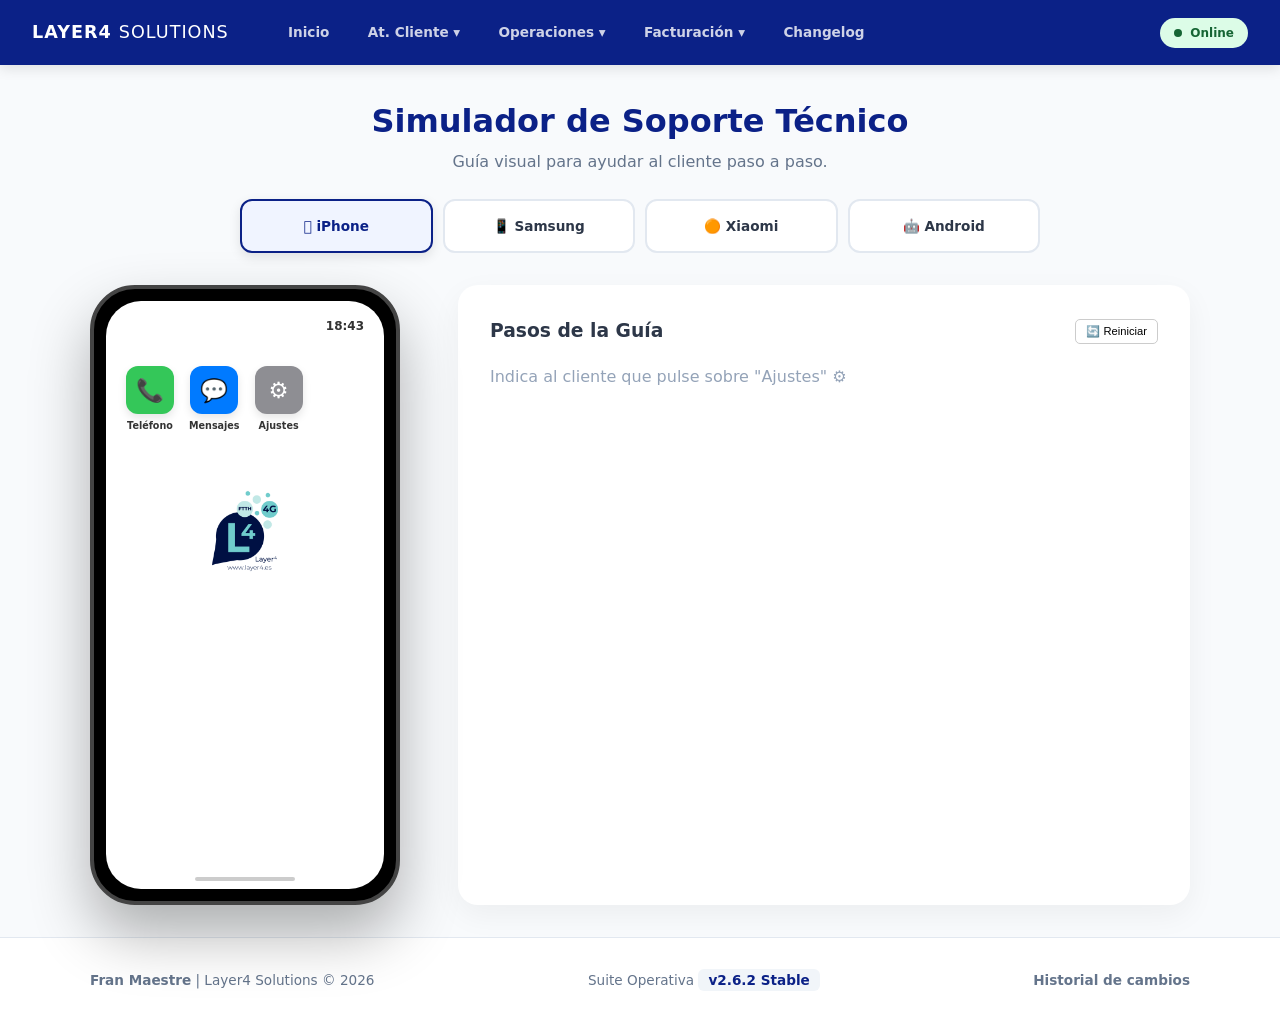
<file: guias_terminales.html>
<!DOCTYPE html>
<html lang="es">
<head>
    <meta charset="UTF-8">
    <meta name="viewport" content="width=device-width, initial-scale=1.0">
    <title>Layer4 - Simulador de Terminales</title>
    <link rel="manifest" href="manifest.json">
    
    <link rel="stylesheet" href="style/style.css">
    <style>
        
        /* --- CONTENIDO --- */
        .main-content { flex: 1; padding: 2rem; display: flex; flex-direction: column; align-items: center; }
        
        .selector-grid { display: grid; grid-template-columns: repeat(4, 1fr); gap: 10px; margin-bottom: 2rem; width: 100%; max-width: 800px; }
        .brand-card { 
            padding: 15px; border-radius: 12px; cursor: pointer; font-weight: 700; 
            text-align: center; transition: 0.3s; border: 2px solid #e2e8f0; background: white; font-size: 0.85rem;
        }
        .brand-card.active { border-color: var(--primary); background: #f0f4ff; color: var(--primary); box-shadow: 0 4px 12px rgba(0,0,0,0.1); }

        /* --- SIMULADOR --- */
        .simulator-layout { display: grid; grid-template-columns: 320px 1fr; gap: 3rem; width: 100%; max-width: 1100px; }

        .phone-case { 
            width: 310px; height: 620px; background: #000; border-radius: 45px; 
            padding: 12px; box-shadow: 0 30px 60px rgba(0,0,0,0.3); position: relative; border: 4px solid #444;
        }
        .phone-screen { 
            background: #fff; width: 100%; height: 100%; border-radius: 35px; 
            overflow: hidden; display: flex; flex-direction: column; position: relative;
            background-image: url('logo_layer4.png'); /* Asegúrate de tener el logo en la carpeta */
            background-repeat: no-repeat;
            background-position: center 35%;
            background-size: 160px;
            transition: background 0.3s;
        }
        
        /* Cabecera del móvil */
        .phone-header { 
            height: 45px; display: flex; align-items: center; justify-content: space-between; 
            padding: 5px 20px 0; z-index: 20; color: #333; font-weight: 700; font-size: 0.75rem;
        }
        .back-nav { color: var(--primary); cursor: pointer; display: none; align-items: center; gap: 4px; font-size: 0.85rem; }

        .screen-content { flex: 1; overflow-y: auto; position: relative; }

        /* Iconos Home Screen */
        .home-grid { display: grid; grid-template-columns: repeat(4, 1fr); gap: 15px; padding: 20px; margin-top: auto; padding-bottom: 50px; }
        .app-icon-wrap { display: flex; flex-direction: column; align-items: center; gap: 5px; cursor: pointer; }
        .app-icon { width: 48px; height: 48px; border-radius: 12px; display: flex; align-items: center; justify-content: center; font-size: 1.4rem; box-shadow: 0 4px 8px rgba(0,0,0,0.1); }
        .icon-call { background: #34c759; color: white; }
        .icon-msg { background: #007aff; color: white; }
        .icon-set { background: #8e8e93; color: white; }
        .app-label { font-size: 0.6rem; font-weight: 700; color: #333; }

        /* Filas de Menú Ajustes */
        .menu-row { padding: 15px 20px; border-bottom: 1px solid #f0f0f0; display: flex; justify-content: space-between; align-items: center; cursor: pointer; background: white; }
        .menu-row:hover { background: #f9f9f9; }
        .menu-row span { font-size: 0.85rem; font-weight: 500; }

        /* Barra Home Inferior */
        .home-bar { position: absolute; bottom: 8px; left: 50%; transform: translateX(-50%); width: 100px; height: 4px; background: #000; border-radius: 10px; cursor: pointer; opacity: 0.2; }

        /* Panel de Guía */
        .guide-panel { background: white; padding: 2rem; border-radius: 20px; box-shadow: 0 10px 30px rgba(0,0,0,0.05); overflow-y: auto; max-height: 620px; }
        .step-box { background: #f1f5f9; padding: 15px; border-radius: 12px; margin-bottom: 12px; border-left: 5px solid var(--primary); animation: slideIn 0.3s ease; }
        .error-badge { background: #fee2e2; color: #b91c1c; padding: 2px 6px; border-radius: 4px; font-size: 0.65rem; font-weight: 800; margin-bottom: 5px; display: inline-block; }

        @keyframes slideIn { from { opacity: 0; transform: translateX(10px); } to { opacity: 1; transform: translateX(0); } }

        
    </style>
</head>
<body>

    <div id="nav-placeholder"></div>

    <div class="main-content">
        <h1 style="color: var(--primary); margin-bottom: 5px;">Simulador de Soporte Técnico</h1>
        <p style="color: var(--secondary); margin-bottom: 25px;">Guía visual para ayudar al cliente paso a paso.</p>

        <div class="selector-grid">
            <div class="brand-card" id="card-ios" onclick="selectBrand('ios')"> iPhone</div>
            <div class="brand-card" id="card-samsung" onclick="selectBrand('samsung')">📱 Samsung</div>
            <div class="brand-card" id="card-xiaomi" onclick="selectBrand('xiaomi')">🟠 Xiaomi</div>
            <div class="brand-card" id="card-android" onclick="selectBrand('android')">🤖 Android</div>
        </div>

        <div class="simulator-layout">
            <div class="phone-case">
                <div class="phone-screen" id="phone-screen">
                    <div class="phone-header">
                        <div id="back-nav" class="back-nav" onclick="goBack()">❮ Atrás</div>
                        <div id="phone-time" style="margin-left: auto;">12:00</div>
                    </div>
                    
                    <div class="screen-content" id="phone-display">
                        </div>

                    <div class="home-bar" onclick="resetSim()"></div>
                </div>
            </div>

            <div class="guide-panel">
                <div style="display: flex; justify-content: space-between; align-items: center; margin-bottom: 20px;">
                    <h3 style="margin:0">Pasos de la Guía</h3>
                    <button onclick="resetSim()" style="background:none; border:1px solid #ccc; padding:5px 10px; border-radius:5px; cursor:pointer; font-size: 0.7rem;">🔄 Reiniciar</button>
                </div>
                <div id="guide-steps">
                    </div>
            </div>
        </div>
    </div>

    <div id="footer-placeholder"></div>

    <div id="update-toast">
        <span>🚀 Nueva versión v2.5 disponible</span>
        <button onclick="actualizarApp()" style="background:var(--accent); color:white; border:none; padding:5px 15px; border-radius:5px; cursor:pointer; font-weight:bold">Actualizar</button>
    </div>

    <script src="scripts/main.js" defer></script>

    <script>
        let currentBrand = 'ios';
        let navHistory = [];

        // BASE DE DATOS MULTIMARCA
        const db = {
            ios: {
                ajustes: [
                    { label: "📶 Datos móviles", next: "datos", step: "Entra en 'Datos móviles'" },
                    { label: "✈️ Modo Avión", toggle: true, step: "Verifica que el Modo Avión esté desactivado." },
                    { label: "⚙️ General", next: "general" }
                ],
                datos: [
                    { label: "📍 Red de datos móviles", next: "apn", step: "Selecciona 'Red de datos móviles' para ver los APN" },
                    { label: "Itinerancia de datos", toggle: true, step: "Activa la itinerancia si el cliente está fuera de España." }
                ],
                apn: [{ label: "Punto de acceso: internet", final: true, step: "Escribe 'internet' en el campo Punto de Acceso." }],
                errors: [
                    { label: "❌ No tiene internet", next: "err_no_data", step: "Iniciando diagnóstico de datos móviles..." },
                    { label: "❌ No puede llamar", step: "Comprueba si tiene activado el Modo Avión o el servicio restringido." }
                ],
                err_no_data: [{ label: "Revisar APN", next: "ajustes", step: "El primer paso es verificar la configuración del APN." }]
            },
            samsung: {
                ajustes: [{ label: "🌐 Conexiones", next: "conexiones", step: "Entra en 'Conexiones'." }],
                conexiones: [{ label: "📶 Redes móviles", next: "redes", step: "Selecciona 'Redes móviles'." }],
                redes: [{ label: "📍 Nombres de punto de acceso", next: "apn", step: "Entra en 'Nombres de punto de acceso'." }],
                apn: [{ label: "internet (VDF)", final: true, step: "Asegúrate de que 'internet' esté seleccionado." }],
                errors: [{ label: "❌ Fallo Roaming", next: "conexiones", step: "Vamos a revisar la itinerancia en conexiones." }]
            },
            xiaomi: {
                ajustes: [{ label: "📶 Tarjetas SIM y redes móviles", next: "redes", step: "Busca 'Tarjetas SIM y redes móviles'." }],
                redes: [{ label: "SIM 1 (Layer4)", next: "sim", step: "Pulsa sobre la tarjeta SIM principal." }],
                sim: [{ label: "📍 Nombres de puntos de acceso", next: "apn", step: "Entra en 'Nombres de puntos de acceso' (APN)." }],
                apn: [{ label: "Nuevo APN (+)", final: true, step: "Crea un nuevo APN con el nombre 'internet'." }],
                errors: [{ label: "❌ No datos", next: "ajustes", step: "Revisando configuración en MIUI..." }]
            },
            android: {
                ajustes: [{ label: "📶 Redes e Internet", next: "redes", step: "Entra en 'Redes e Internet'." }],
                redes: [{ label: "📱 Red móvil", next: "apn", step: "Selecciona 'Red móvil' y luego 'Avanzado' > 'APN'." }],
                apn: [{ label: "internet", final: true, step: "Configura el APN como 'internet'." }]
            }
        };

        // CORRECCIÓN: Función de selección robusta
        function selectBrand(brand) {
            currentBrand = brand;
            // Limpiamos clases active de todas las cards
            document.querySelectorAll('.brand-card').forEach(card => card.classList.remove('active'));
            // Añadimos active a la seleccionada
            document.getElementById('card-' + brand).classList.add('active');
            resetSim();
        }

        function resetSim() {
            navHistory = [];
            const screen = document.getElementById('phone-screen');
            screen.style.backgroundImage = "url('logo_layer4.png')";
            screen.style.backgroundColor = "white";
            document.getElementById('back-nav').style.display = "none";
            document.getElementById('guide-steps').innerHTML = '<p style="color: #94a3b8;">Indica al cliente que pulse sobre "Ajustes" ⚙️</p>';
            renderHome();
        }

        function renderHome() {
            const display = document.getElementById('phone-display');
            display.innerHTML = `
                <div class="home-grid">
                    <div class="app-icon-wrap" onclick="addStep('Pide al cliente que abra la App de Teléfono.')">
                        <div class="app-icon icon-call">📞</div>
                        <span class="app-label">Teléfono</span>
                    </div>
                    <div class="app-icon-wrap" onclick="addStep('Pide al cliente que abra Mensajes.')">
                        <div class="app-icon icon-msg">💬</div>
                        <span class="app-label">Mensajes</span>
                    </div>
                    <div class="app-icon-wrap" onclick="startSettings()">
                        <div class="app-icon icon-set">⚙️</div>
                        <span class="app-label">Ajustes</span>
                    </div>
                </div>
            `;
        }

        function startSettings() {
            const screen = document.getElementById('phone-screen');
            screen.style.backgroundImage = "none";
            screen.style.backgroundColor = "#f2f2f7";
            addStep("El cliente ha abierto 'Ajustes'.");
            renderMenu('ajustes');
        }

        function renderMenu(key) {
            if (navHistory[navHistory.length - 1] !== key) navHistory.push(key);
            document.getElementById('back-nav').style.display = "flex";

            const menu = db[currentBrand][key] || [];
            const display = document.getElementById('phone-display');
            display.innerHTML = `<div style="padding:15px; font-weight:800; color:var(--primary); font-size:1rem;">${key.toUpperCase()}</div>`;

            // Añadir botón de errores si estamos en el menú principal de ajustes
            if (key === 'ajustes') {
                const errDiv = document.createElement('div');
                errDiv.className = "menu-row";
                errDiv.innerHTML = `<span style="color: #b91c1c;">🆘 Guía de Errores</span> <span>❯</span>`;
                errDiv.onclick = () => renderMenu('errors');
                display.appendChild(errDiv);
            }

            menu.forEach(item => {
                const div = document.createElement('div');
                div.className = "menu-row";
                div.innerHTML = `<span>${item.label}</span> <span>${item.toggle ? '🔘' : '❯'}</span>`;
                div.onclick = () => {
                    if (item.step) addStep(item.step, item.label.includes('❌'));
                    if (item.next) renderMenu(item.next);
                };
                display.appendChild(div);
            });
        }

        function goBack() {
            navHistory.pop(); 
            if (navHistory.length === 0) {
                resetSim();
            } else {
                const prevKey = navHistory[navHistory.length - 1];
                navHistory.pop(); 
                renderMenu(prevKey);
                addStep("Retrocediendo al menú anterior...");
            }
        }

        function addStep(msg, isError = false) {
            const guide = document.getElementById('guide-steps');
            if (guide.innerText.includes('Indica')) guide.innerHTML = "";
            const badge = isError ? '<span class="error-badge">ERROR</span><br>' : '';
            guide.innerHTML += `<div class="step-box">${badge}${msg}</div>`;
            guide.scrollTop = guide.scrollHeight;
        }

        setInterval(() => {
            const now = new Date();
            document.getElementById('phone-time').innerText = String(now.getHours()).padStart(2, '0') + ":" + String(now.getMinutes()).padStart(2, '0');
        }, 1000);

        // Inicializar con iOS marcado
        selectBrand('ios');

        

        // --- LIMPIEZA MANUAL DE EMERGENCIA ---
        async function limpiarCacheManual() {
            if (confirm("Esta acción borrará todos los archivos guardados localmente y forzará la descarga de la última versión desde GitHub. ¿Continuar?")) {
                try {
                    const cacheNames = await caches.keys();
                    await Promise.all(cacheNames.map(name => caches.delete(name)));
                    
                    const registrations = await navigator.serviceWorker.getRegistrations();
                    for (let registration of registrations) {
                        await registration.unregister();
                    }
                    
                    alert("Caché limpiada. La aplicación se reiniciará.");
                    window.location.reload(true);
                } catch (err) {
                    alert("Error al limpiar la caché: " + err);
                }
            }
        }
    </script>
</body>

</html>
</file>
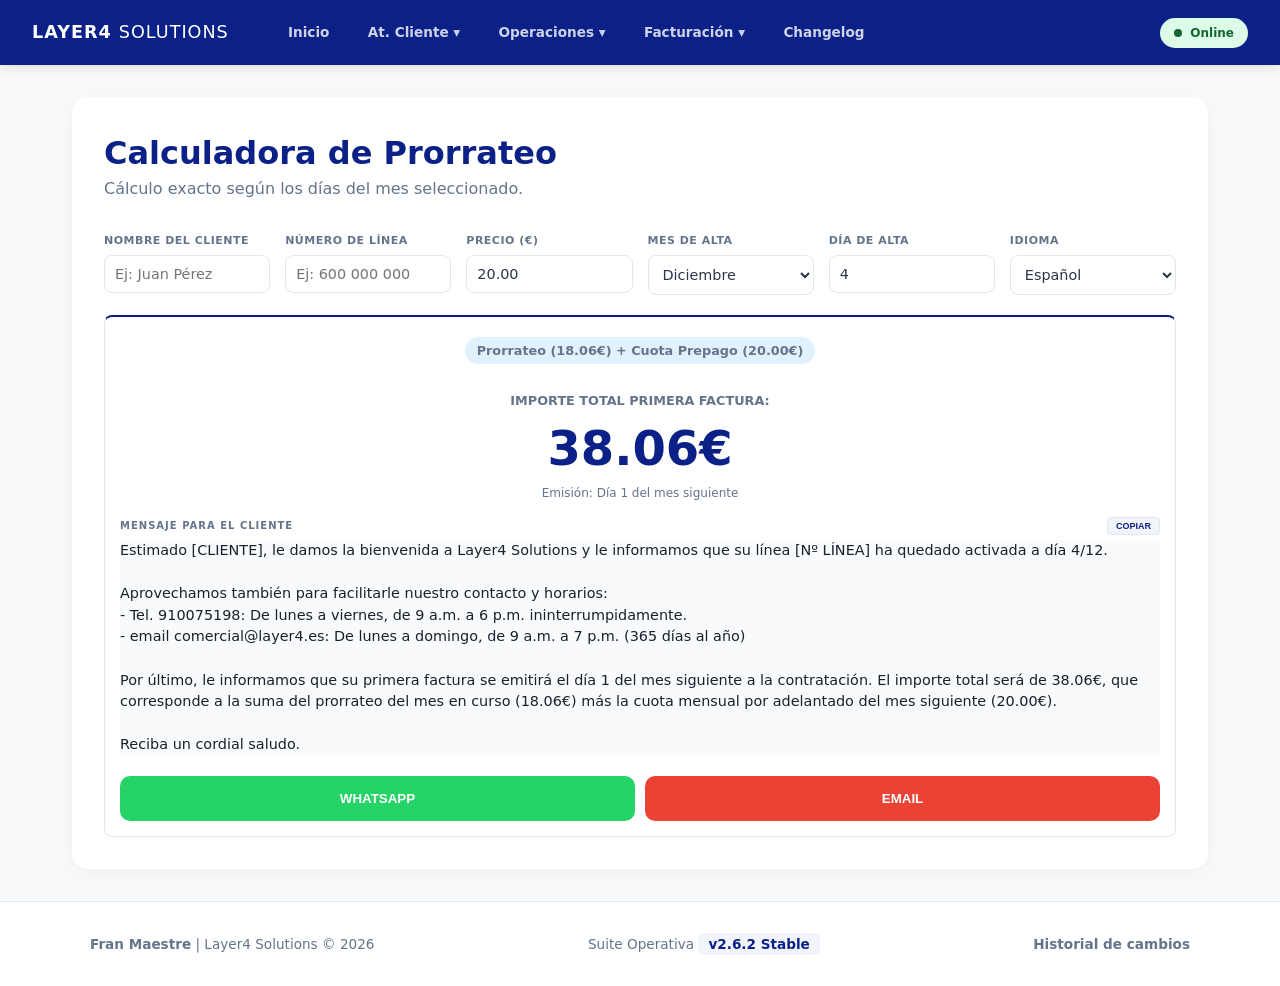
<file: prorrateo.html>
<!DOCTYPE html>
<html lang="es">
<head>
    <meta charset="UTF-8">
    <meta name="viewport" content="width=device-width, initial-scale=1.0">
    <title>Calculadora de Prorrateo - Layer4 Solutions v2.5</title>
    <link rel="manifest" href="manifest.json">
    <link rel="stylesheet" href="style/style.css">
    <link rel="stylesheet" href="style/atencion_cliente.css">
</head>
<body>
    <div id="nav-placeholder"></div>

    <main class="main-content">
        <div class="card">
            <h1 style="color: var(--primary); margin-top: 0;">Calculadora de Prorrateo</h1>
            <p style="color: var(--secondary); margin-bottom: 2rem;">Cálculo exacto según los días del mes seleccionado.</p>

            <div class="config-row" style="grid-template-columns: repeat(auto-fit, minmax(120px, 1fr));">
                <div>
                    <label style="font-size: 11px; font-weight: 800; color: var(--secondary);">NOMBRE DEL CLIENTE</label>
                    <input type="text" id="clientName" placeholder="Ej: Juan Pérez" oninput="calcularProrrateo()" style="width: 100%; padding: 10px; border-radius: 8px; border: 1px solid var(--border);">
                </div>
                <div>
                    <label style="font-size: 11px; font-weight: 800; color: var(--secondary);">NÚMERO DE LÍNEA</label>
                    <input type="text" id="lineNumber" placeholder="Ej: 600 000 000" oninput="calcularProrrateo()" style="width: 100%; padding: 10px; border-radius: 8px; border: 1px solid var(--border);">
                </div>
                <div>
                    <label style="font-size: 11px; font-weight: 800; color: var(--secondary);">PRECIO (€)</label>
                    <input type="number" id="basePrice" value="20.00" step="0.01" oninput="calcularProrrateo()" style="width: 100%; padding: 10px; border-radius: 8px; border: 1px solid var(--border);">
                </div>
                <div>
                    <label style="font-size: 11px; font-weight: 800; color: var(--secondary);">MES DE ALTA</label>
                    <select id="monthSelect" onchange="calcularProrrateo()" style="width: 100%; padding: 10px; border-radius: 8px; border: 1px solid var(--border);">
                        </select>
                </div>
                <div>
                    <label style="font-size: 11px; font-weight: 800; color: var(--secondary);">DÍA DE ALTA</label>
                    <input type="number" id="startDay" min="1" max="31" oninput="calcularProrrateo()" style="width: 100%; padding: 10px; border-radius: 8px; border: 1px solid var(--border);">
                </div>
                <div>
                    <label style="font-size: 11px; font-weight: 800; color: var(--secondary);">IDIOMA</label>
                    <select id="langSelect" onchange="calcularProrrateo()" style="width: 100%; padding: 10px; border-radius: 8px; border: 1px solid var(--border);">
                        <option value="es">Español</option>
                        <option value="en">Inglés</option>
                        <option value="fr">Francés</option>
                        <option value="de">Alemán</option>
                        <option value="it">Italiano</option>
                        <option value="fi">Finlandés</option>
                        <option value="no">Noruego</option>
                        <option value="da">Danés</option>
                        <option value="sv">Sueco</option>
                    </select>
                </div>
            </div>

            <div class="preview-box" style="margin-top: 20px; border-top: 2px solid var(--primary); padding-top: 20px;">
                <div style="text-align: center; margin-bottom: 15px;">
                    <div id="monthInfo" style="font-size: 0.8rem; color: var(--secondary); margin-bottom: 5px; font-weight: bold; background: #e0f2fe; display: inline-block; padding: 4px 12px; border-radius: 20px;"></div>
                    <br><br>
                    <span style="font-size: 0.8rem; color: var(--secondary); font-weight: 800;">IMPORTE TOTAL PRIMERA FACTURA:</span>
                    <div id="resultPrice" style="font-size: 3rem; font-weight: 900; color: var(--primary);">0.00€</div>
                    <p style="font-size: 0.75rem; color: var(--secondary);">Emisión: Día 1 del mes siguiente</p>
                </div>
    

                <div class="preview-header">
                    <span class="label-mini">MENSAJE PARA EL CLIENTE</span>
                    <button class="btn-copy-tiny" onclick="copyText('preview-body')">COPIAR</button>
                </div>
                <div id="preview-body" class="body-box" style="background: #f8fafc; min-height: 100px; font-size: 0.9rem;"></div>

                <div class="actions-grid">
                    <button class="btn-large btn-wa" onclick="sendWA()">WHATSAPP</button>
                    <button class="btn-large btn-mail" onclick="sendMail()">EMAIL</button>
                </div>
            </div>
        </div>
    </main>

    <div id="footer-placeholder"></div>
    <script src="scripts/main.js" defer></script>
    <script src="scripts/prorrateo.js" defer></script>
</body>
</html>
</file>
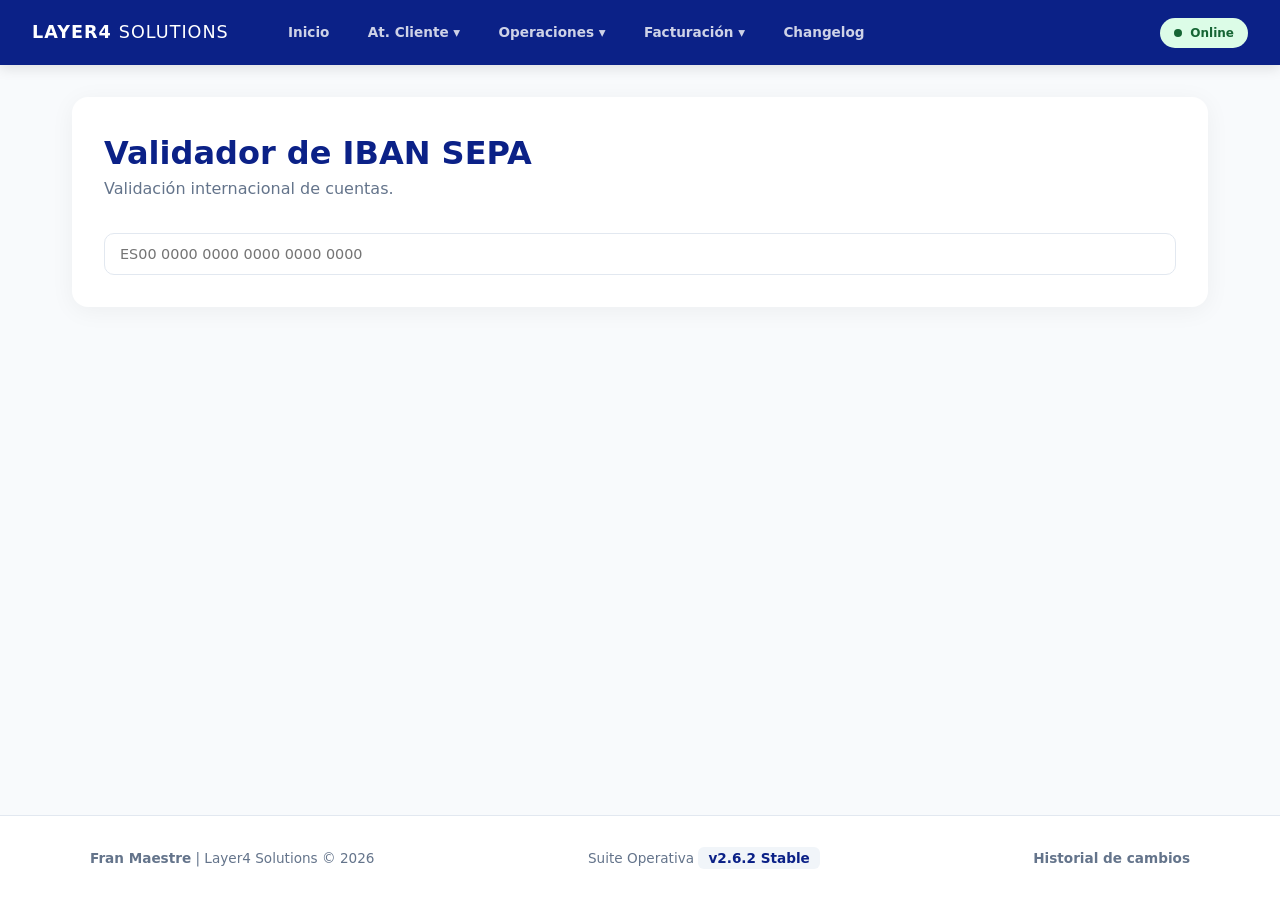
<file: validador_iban.html>
<!DOCTYPE html>
<html lang="es">
<head>
    <meta charset="UTF-8">
    <meta name="viewport" content="width=device-width, initial-scale=1.0">
    <title>Validador de IBAN - Layer4 Solutions v2.5</title>
    <link rel="manifest" href="manifest.json">
    <link rel="stylesheet" href="style/style.css">
    <link rel="stylesheet" href="style/validador_iban.css">
</head>
<body>
    <div id="nav-placeholder"></div>

    <main class="main-content">
        <div class="card">
            <h1 style="color: var(--primary); margin-top: 0;">Validador de IBAN SEPA</h1>
            <p style="color: var(--secondary); margin-bottom: 2rem;">Validación internacional de cuentas.</p>

            <div class="input-group">
                <input type="text" id="ibanInput" placeholder="ES00 0000 0000 0000 0000 0000" maxlength="34" oninput="validar()">
            </div>

            <div id="box-result" class="res-box" style="display: none;">
                <div id="res-status" style="font-weight: 800; margin-bottom: 15px; font-size: 1.1rem;"></div>

                <div id="notificar-container" style="display: none; margin-top: 20px; padding: 15px; border: 2px dashed #64748b; border-radius: 12px; text-align: center; background-color: #f8fafc;">
                    <p style="margin: 0 0 10px 0; color: var(--secondary); font-weight: 800; font-size: 0.9rem;">¿No aparece información?</p>
                    <button onclick="notificarProgramacion()" style="background-color: var(--primary); color: white; border: none; padding: 10px 20px; border-radius: 8px; font-weight: 800; cursor: pointer; transition: 0.2s;">
                        Notifica a programación
                    </button>
                </div>

                <div id="form-contribucion" class="card" style="display: none; margin-top: 20px; border: 2px solid var(--primary); background: #f0f7ff;">
                    <h3 style="color: var(--primary); margin-top: 0;">🛠 Ayúdanos a mejorar: Herramienta colaborativa</h3>
                    <p style="font-size: 0.85rem; color: var(--secondary);">Hemos validado el IBAN pero no tenemos los datos del banco. Por favor, búscalos en el validador externo e introdúcelos aquí:</p>
                    
                    <div style="display: grid; gap: 10px; margin-bottom: 15px;">
                        <input type="text" id="new-nombre" placeholder="Nombre completo del Banco" style="width: 100%; padding: 10px; border: 1px solid var(--border); border-radius: 8px;">
                        <input type="text" id="new-bic" placeholder="Código BIC/SWIFT" style="width: 100%; padding: 10px; border: 1px solid var(--border); border-radius: 8px;">
                        <input type="text" id="new-dir" placeholder="Dirección Social" style="width: 100%; padding: 10px; border: 1px solid var(--border); border-radius: 8px;">
                        <input type="text" id="new-postal" placeholder="Código Postal y Ciudad" style="width: 100%; padding: 10px; border: 1px solid var(--border); border-radius: 8px;">
                    </div>

                    <div style="margin-bottom: 15px;">
                        <p style="font-size: 0.8rem; font-weight: 800; margin-bottom: 5px;">COMPATIBILIDAD SEPA:</p>
                        <label style="font-size: 0.8rem; margin-right: 10px;"><input type="checkbox" class="sepa-check" value="SCT" checked> SCT</label>
                        <label style="font-size: 0.8rem; margin-right: 10px;"><input type="checkbox" class="sepa-check" value="SDD" checked> SDD</label>
                        <label style="font-size: 0.8rem; margin-right: 10px;"><input type="checkbox" class="sepa-check" value="B2B"> B2B</label>
                        <label style="font-size: 0.8rem;"><input type="checkbox" class="sepa-check" value="SCT Inst"> SCT Inst</label>
                    </div>

                    <button onclick="enviarAportacion()" style="width: 100%; background: var(--primary); color: white; border: none; padding: 12px; border-radius: 8px; font-weight: 800; cursor: pointer;">
                        Enviar Aportación a Programación
                    </button>
                </div>
                
                <div class="info-row">
                    <span class="info-label">IBAN:</span>
                    <span class="info-value">
                        <span id="res-iban"></span> 
                        <button class="btn-copy-inline" onclick="copyText('res-iban')" style="background-color: var(--primary); color: white; border: none; padding: 10px 20px; border-radius: 8px; font-weight: 800; cursor: pointer; transition: 0.2s;">Copiar</button>
                    </span>
                </div>

                <div class="info-row">
                    <span class="info-label">BIC:</span>
                    <span class="info-value">
                        <span id="res-bic"></span>
                        <button class="btn-copy-inline" onclick="copyText('res-bic')" style="background-color: var(--primary); color: white; border: none; padding: 10px 20px; border-radius: 8px; font-weight: 800; cursor: pointer; transition: 0.2s;">Copiar</button>
                    </span>
                </div>

                <div class="bank-details">
                    <div id="res-banco-nombre" style="font-weight: 800; color: var(--primary);"></div>
                    <div id="res-banco-dir"></div>
                    <div id="res-banco-postal"></div>
                    <div id="res-oficina" style="margin-top: 8px; font-size: 0.85rem; font-weight: bold;"></div>
                </div>

                <div class="sepa-list" id="sepa-capabilities"></div>
            </div>
        </div>
    </main>

    <div id="footer-placeholder"></div>

    <script src="scripts/main.js" defer></script>
    <script src="scripts/iban.js" defer></script>
</body>

</html>
</file>
<file: style/style.css>
/* =========================================
   ESTILOS GLOBALES - LAYER4 SOLUTIONS v2.5
   ========================================= */

:root {
    --primary: #0b2187;
    --primary-light: #1e3a8a;
    --bg: #f8fafc;
    --text-dark: #2d3748;
    --secondary: #64748b;
    --accent: #10b981;
    --white: #ffffff;
    --error: #f56565;
    --border: #e2e8f0;
}

* {
    margin: 0;
    padding: 0;
    box-sizing: border-box;
}

body {
    font-family: 'Segoe UI', system-ui, -apple-system, sans-serif;
    background: var(--bg);
    color: var(--text-dark);
    display: flex;
    flex-direction: column;
    min-height: 100vh; /* Permite que el footer sea "sticky" */
    line-height: 1.5;
}

/* --- NAVEGACIÓN PRINCIPAL --- */
nav {
    background: var(--primary);
    color: var(--white);
    height: 65px;
    display: flex;
    align-items: center;
    padding: 0 2rem;
    position: sticky;
    top: 0;
    z-index: 1000;
    box-shadow: 0 4px 12px rgba(0,0,0,0.1);
}

.logo {
    font-weight: 800;
    font-size: 1.1rem;
    margin-right: 2.5rem;
    letter-spacing: 1px;
}

.nav-links {
    display: flex;
    list-style: none;
    margin: 0;
    padding: 0;
    height: 100%;
}

.nav-item {
    position: relative;
    height: 100%;
    display: flex;
    align-items: center;
}

.nav-link {
    padding: 0 1.2rem;
    text-decoration: none;
    color: rgba(255,255,255,0.8);
    font-weight: 600;
    font-size: 0.85rem;
    height: 100%;
    display: flex;
    align-items: center;
    transition: 0.2s;
}

.nav-item:hover > .nav-link {
    color: var(--white);
    background: rgba(255,255,255,0.1);
}

/* --- MENÚS DESPLEGABLES --- */
.dropdown {
    position: absolute;
    top: 65px;
    left: 0;
    background: var(--white) !important;
    min-width: 220px;
    box-shadow: 0 8px 20px rgba(0,0,0,0.15);
    display: none;
    flex-direction: column;
    border: 1px solid var(--border);
    border-radius: 0 0 8px 8px;
}

.nav-item:hover .dropdown {
    display: flex;
}

.dropdown-item {
    padding: 14px 20px;
    text-decoration: none;
    color: var(--text-dark) !important;
    font-size: 0.85rem;
    font-weight: 600;
    border-bottom: 1px solid #f1f5f9;
    transition: 0.2s;
}

.dropdown-item:hover {
    background: #f8fafc !important;
    color: var(--primary) !important;
    padding-left: 25px;
}

/* --- INDICADOR DE RED --- */
.status-container {
    margin-left: auto;
}

#network-status {
    font-size: 0.75rem;
    font-weight: 700;
    padding: 6px 14px;
    border-radius: 20px;
    display: flex;
    align-items: center;
    gap: 8px;
}

.status-dot {
    width: 8px;
    height: 8px;
    border-radius: 50%;
    background: currentColor;
}

.online { background: #dcfce7; color: #166534; }
.offline { background: #fee2e2; color: #991b1b; }

/* --- CONTENIDO PRINCIPAL --- */
.main-content {
    flex: 1; /* Ocupa el espacio restante para empujar el footer */
    padding: 2rem;
    width: 100%;
    max-width: 1200px;
    margin: 0 auto;
}

/* --- FOOTER MODULAR --- */
footer {
    background: var(--white);
    padding: 2rem;
    border-top: 1px solid var(--border);
    color: var(--secondary);
    font-size: 0.85rem;
}

.footer-content {
    max-width: 1100px;
    margin: 0 auto;
    display: flex;
    justify-content: space-between;
    align-items: center;
    flex-wrap: wrap;
    gap: 1rem;
}

.badge-version {
    background: #f1f5f9;
    padding: 3px 10px;
    border-radius: 6px;
    font-weight: 700;
    color: var(--primary);
}

/* --- TOAST DE ACTUALIZACIÓN --- */
#update-toast {
    position: fixed;
    bottom: 30px;
    right: 30px;
    background: var(--text-dark);
    color: var(--white);
    padding: 1.2rem;
    border-radius: 12px;
    display: none;
    align-items: center;
    gap: 20px;
    z-index: 10001;
    box-shadow: 0 10px 40px rgba(0,0,0,0.4);
    animation: slideUp 0.4s ease-out;
}

#update-toast button {
    background: var(--accent);
    color: var(--white);
    border: none;
    padding: 8px 16px;
    border-radius: 6px;
    font-weight: 700;
    cursor: pointer;
    transition: 0.2s;
}

#update-toast button:hover {
    transform: scale(1.05);
}

@keyframes slideUp {
    from { opacity: 0; transform: translateY(20px); }
    to { opacity: 1; transform: translateY(0); }
}

/* --- ESTILOS DE FORMULARIO GLOBALES --- */
input[type="text"], 
input[type="number"], 
select, 
textarea {
    width: 100%;
    padding: 12px 15px;
    border-radius: 10px; /* Aquí recuperamos el redondeo */
    border: 1px solid var(--border);
    background-color: var(--white);
    font-family: inherit;
    font-size: 0.9rem;
    color: var(--text-dark);
    outline: none;
    transition: all 0.2s ease;
}

/* Efecto al hacer clic en el cajetín */
input:focus, select:focus {
    border-color: var(--primary);
    box-shadow: 0 0 0 3px rgba(11, 33, 135, 0.1);
}

/* Estilo para los labels (etiquetas) */
label {
    display: block;
    font-size: 0.7rem;
    font-weight: 800;
    color: var(--secondary);
    text-transform: uppercase;
    margin-bottom: 5px;
    letter-spacing: 0.5px;
}
</file>
<file: style/index.css>
/* style/index.css */

.tool-grid {
    display: grid;
    grid-template-columns: repeat(auto-fit, minmax(300px, 1fr));
    gap: 1.5rem;
}

.card {
    background: var(--white);
    padding: 2rem;
    border-radius: 16px;
    box-shadow: 0 4px 20px rgba(0,0,0,0.05);
    transition: transform 0.3s, box-shadow 0.3s;
    display: flex;
    flex-direction: column;
}

.card:hover {
    transform: translateY(-5px);
    box-shadow: 0 12px 30px rgba(0,0,0,0.1);
}

.card-header {
    display: flex;
    align-items: center;
    gap: 1rem;
    margin-bottom: 1rem;
}

.card-icon {
    font-size: 1.5rem;
    background: #f1f5f9;
    padding: 10px;
    border-radius: 12px;
}

.card h3 {
    margin: 0;
    font-size: 1.2rem;
    color: var(--primary);
}

.card p {
    color: var(--secondary);
    font-size: 0.9rem;
    margin-bottom: 1.5rem;
    flex: 1;
}

.btn-group {
    display: flex;
    gap: 10px;
}

.btn {
    text-decoration: none;
    padding: 10px 15px;
    border-radius: 8px;
    font-weight: 700;
    font-size: 0.8rem;
    background: var(--primary);
    color: white;
    transition: 0.2s;
    text-align: center;
    flex: 1;
}

.btn-outline {
    background: transparent;
    border: 2px solid var(--primary);
    color: var(--primary);
}

.btn:hover {
    opacity: 0.9;
}
</file>
<file: style/atencion_cliente.css>
.card { background: white; padding: 2rem; border-radius: 16px; box-shadow: 0 4px 25px rgba(0,0,0,0.05); }
.config-row { display: grid; grid-template-columns: 2fr 1fr; gap: 15px; margin-bottom: 20px; }
.vars-grid { display: grid; grid-template-columns: 1fr 1fr; gap: 15px; margin-bottom: 20px; background: #f1f5f9; padding: 15px; border-radius: 12px; }
.preview-box { background: #fff; border: 1px solid var(--border); padding: 15px; border-radius: 8px; font-size: 0.9rem; line-height: 1.5; color: #1a202c; }
.subject-box { background: #f8fafc; font-weight: 700; color: var(--primary); border-left: 4px solid var(--primary); }
.body-box { white-space: pre-wrap; min-height: 120px; margin-bottom: 20px; }
.actions-grid { display: grid; grid-template-columns: 1fr 1fr; gap: 10px; }
.btn-large { padding: 15px; border-radius: 10px; font-weight: 800; cursor: pointer; color: white; border: none; display: flex; align-items: center; justify-content: center; gap: 10px; transition: 0.2s; }
.btn-wa { background: #25D366; }
.btn-mail { background: #EA4335; }

/* style/atencion_cliente.css */

.preview-header {
    display: flex;
    justify-content: space-between;
    align-items: center;
    margin-bottom: 5px;
    margin-top: 15px;
}

.label-mini {
    font-size: 10px;
    font-weight: 800;
    color: var(--secondary);
    letter-spacing: 1px;
}

.btn-copy-tiny {
    background: #f1f5f9;
    border: 1px solid var(--border);
    color: var(--primary);
    font-size: 9px;
    font-weight: 800;
    padding: 3px 8px;
    border-radius: 4px;
    cursor: pointer;
    transition: 0.2s;
}

.btn-copy-tiny:hover {
    background: var(--primary);
    color: white;
}

/* Mejoramos el aspecto de las cajas al pasar el ratón */
.subject-box:hover, .body-box:hover {
    border-color: var(--primary);
    background-color: #f0f4ff;
    cursor: pointer;
}
</file>
<file: style/validador_iban.css>
.card { background: white; padding: 2rem; border-radius: 16px; box-shadow: 0 4px 25px rgba(0,0,0,0.05); }
.res-box { padding: 20px; border-radius: 12px; margin-top: 15px; border: 1px solid var(--border); display: none; }
.info-row { display: flex; justify-content: space-between; align-items: flex-start; margin-bottom: 12px; font-size: 0.95rem; }
.info-label { color: #64748b; font-weight: 500; min-width: 80px; }
.info-value { font-weight: 700; text-align: right; word-break: break-all; font-family: monospace; }
.bank-details { margin: 15px 0; padding: 15px; background: #f8fafc; border-radius: 8px; line-height: 1.4; }
.sepa-list { margin-top: 15px; font-size: 0.85rem; color: #166534; }
.sepa-item { display: flex; align-items: center; gap: 8px; margin-bottom: 4px; }
</file>
